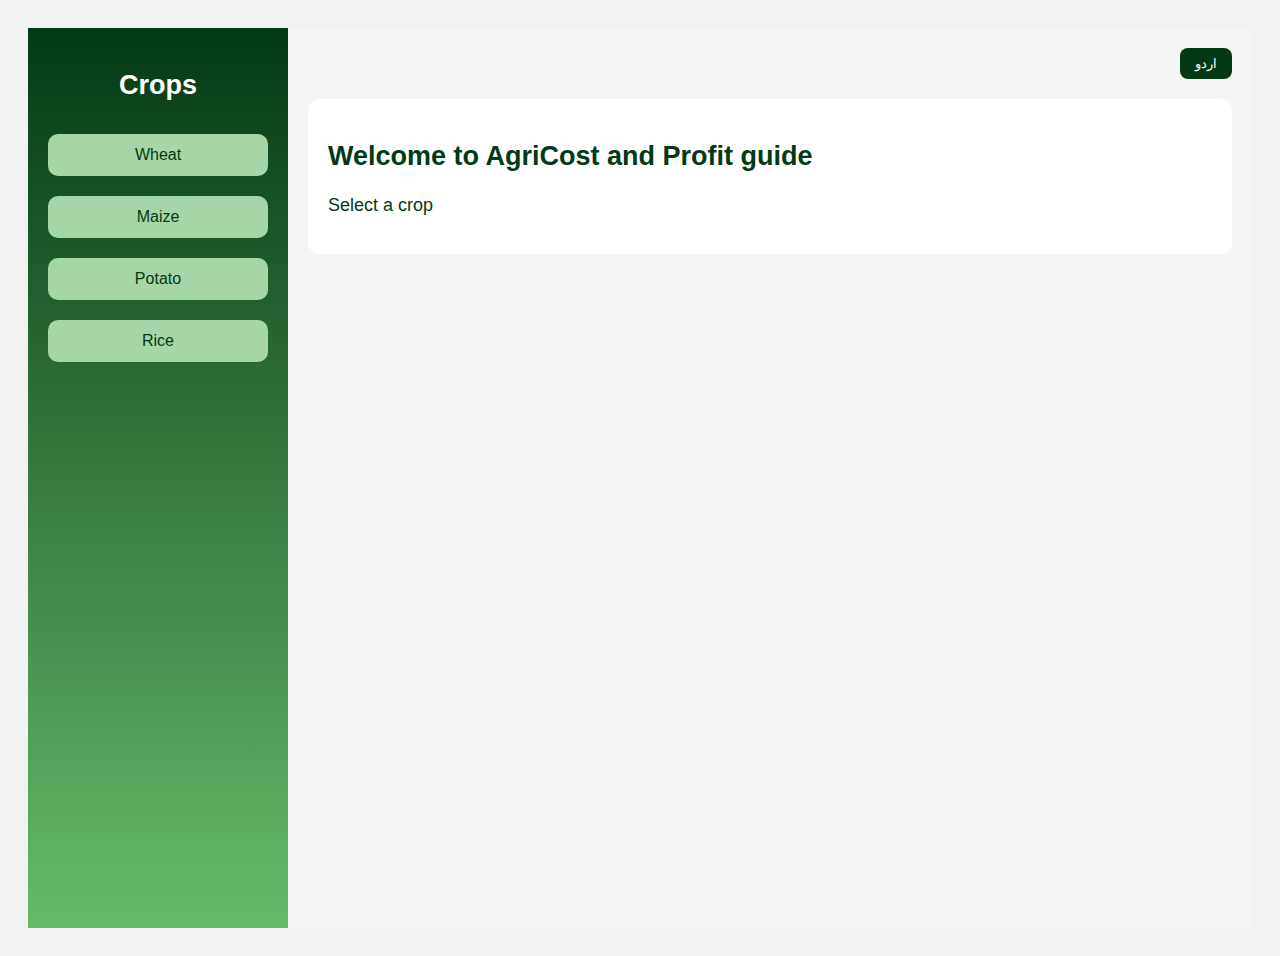
<file: agricost.html>
<!DOCTYPE html>
<html lang="en">
<head>
  <meta charset="UTF-8">
  <meta name="viewport" content="width=device-width, initial-scale=1.0">
  <title>Crops Info</title>
  <link rel="stylesheet" href="css/agri.css">
</head>
<body>
<div class="container">
  <div class="sidebar">
    <h2>Crops</h2>
    <button onclick="showCrop('wheat')">Wheat</button>
    <button onclick="showCrop('maize')">Maize</button>
    <button onclick="showCrop('potato')">Potato</button>
    <button onclick="showCrop('rice')">Rice</button>
  </div>
  <div class="content">
    <div class="top-bar">
      <button id="langBtn">اردو</button>
    </div>
    <div id="output">
      <h2>  Welcome to AgriCost and Profit guide </h2>
      <p>Select a crop</p>
    </div>
  </div>
</div>
<script src="js/agri.js"></script>
</body>
</html>
</file>
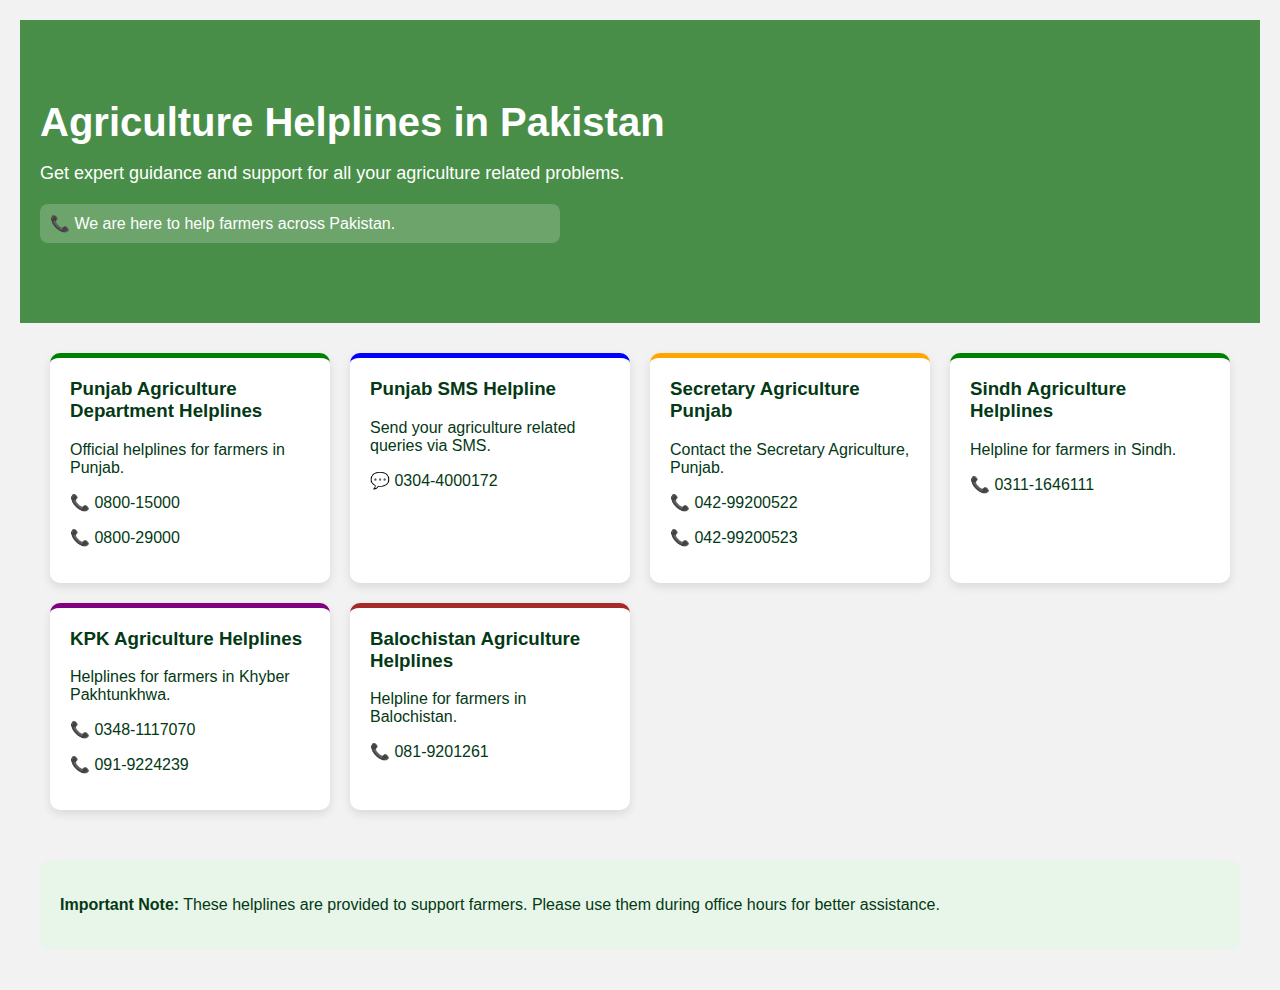
<file: contact.html>
<!DOCTYPE html>
<html lang="en">
<head>
  <meta charset="UTF-8">
  <meta name="viewport" content="width=device-width, initial-scale=1.0">
  <title>Agriculture Helplines</title>
  <link rel="stylesheet" href="css/contact.css">
</head>
<body>

<!-- Hero Section -->
<section class="hero">
  <div class="hero-content">
    <h1>Agriculture Helplines in Pakistan</h1>
    <p>Get expert guidance and support for all your agriculture related problems.</p>
    <div class="help-box">
      📞 We are here to help farmers across Pakistan.
    </div>
  </div>
</section>

<!-- Cards Section -->
<section class="cards">

  <div class="card green">
    <h3>Punjab Agriculture Department Helplines</h3>
    <p>Official helplines for farmers in Punjab.</p>
    <p>📞 0800-15000</p>
    <p>📞 0800-29000</p>
  </div>

  <div class="card blue">
    <h3>Punjab SMS Helpline</h3>
    <p>Send your agriculture related queries via SMS.</p>
    <p>💬 0304-4000172</p>
  </div>

  <div class="card orange">
    <h3>Secretary Agriculture Punjab</h3>
    <p>Contact the Secretary Agriculture, Punjab.</p>
    <p>📞 042-99200522</p>
    <p>📞 042-99200523</p>
  </div>

  <div class="card green">
    <h3>Sindh Agriculture Helplines</h3>
    <p>Helpline for farmers in Sindh.</p>
    <p>📞 0311-1646111</p>
  </div>

  <div class="card purple">
    <h3>KPK Agriculture Helplines</h3>
    <p>Helplines for farmers in Khyber Pakhtunkhwa.</p>
    <p>📞 0348-1117070</p>
    <p>📞 091-9224239</p>
  </div>

  <div class="card brown">
    <h3>Balochistan Agriculture Helplines</h3>
    <p>Helpline for farmers in Balochistan.</p>
    <p>📞 081-9201261</p>
  </div>

</section>

<!-- Note Section -->
<section class="note">
  <p><strong>Important Note:</strong> These helplines are provided to support farmers. Please use them during office hours for better assistance.</p>
</section>
</body>
</html>
</file>
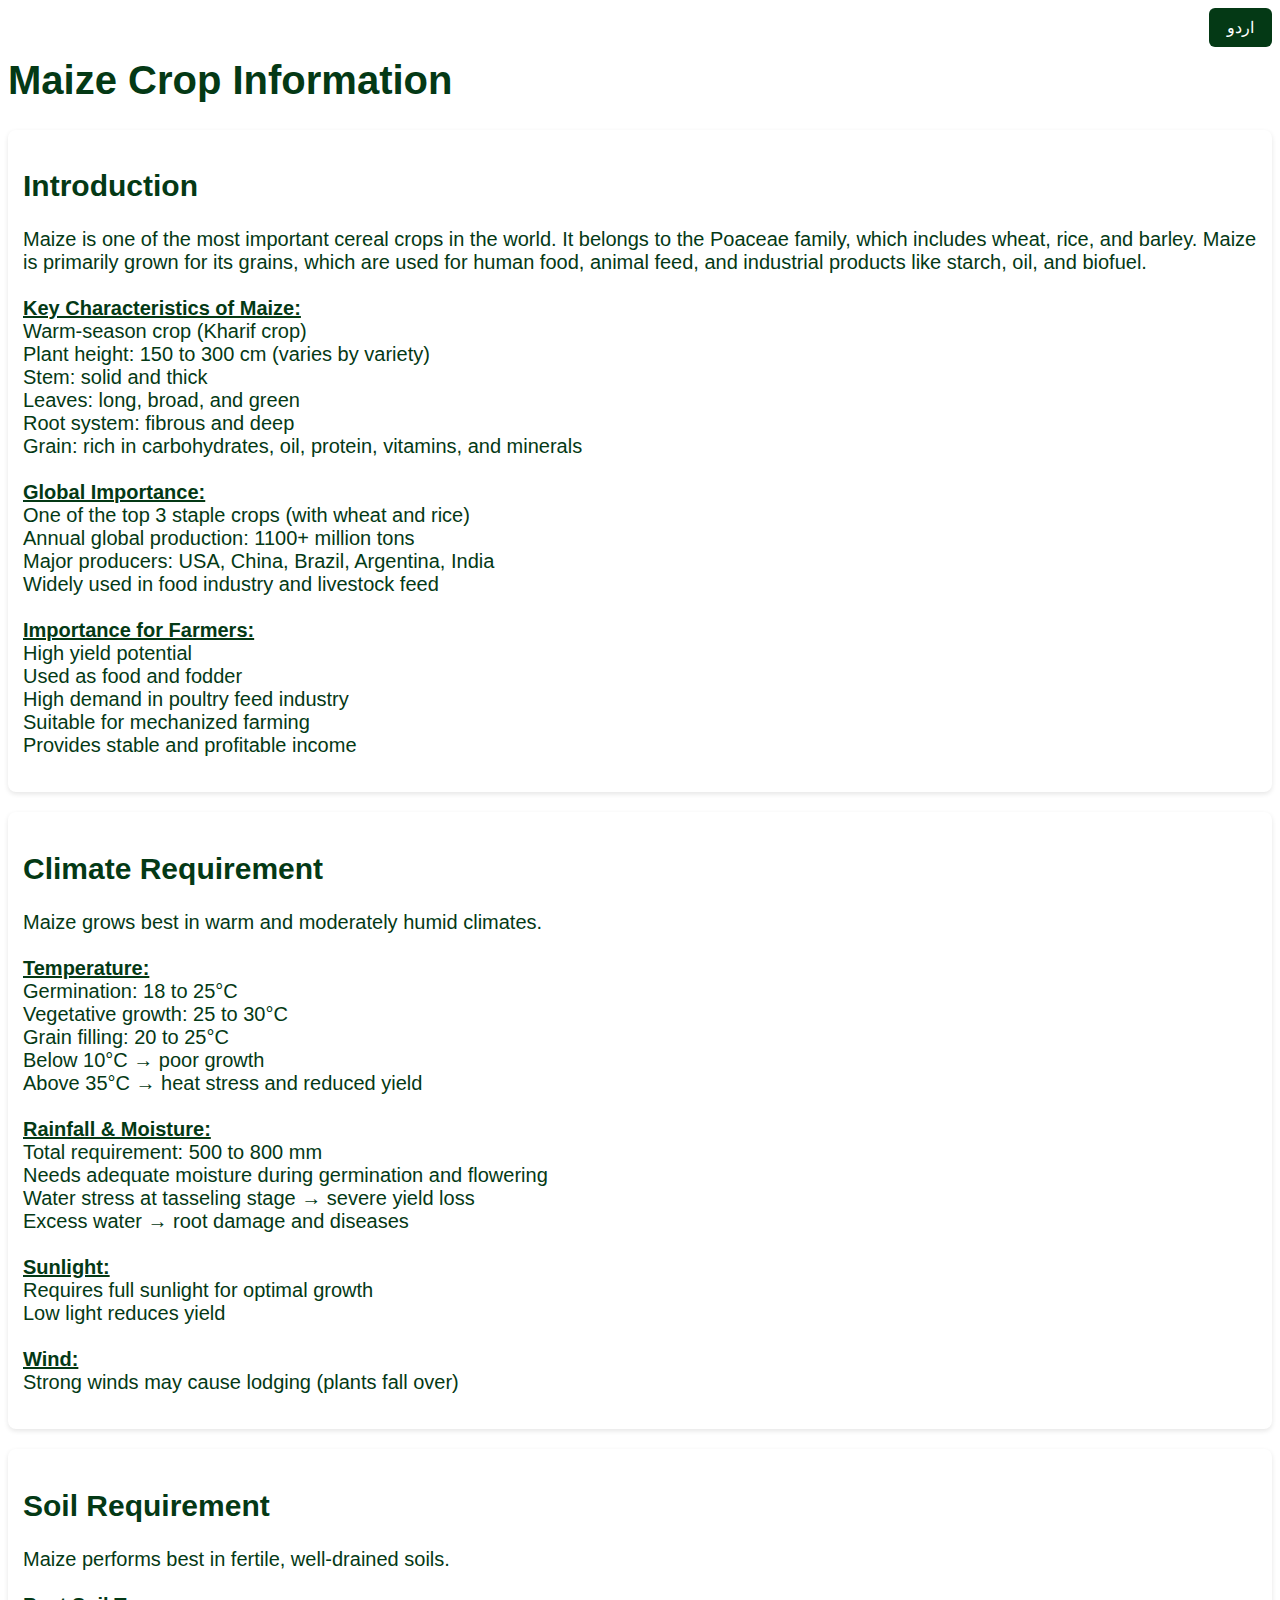
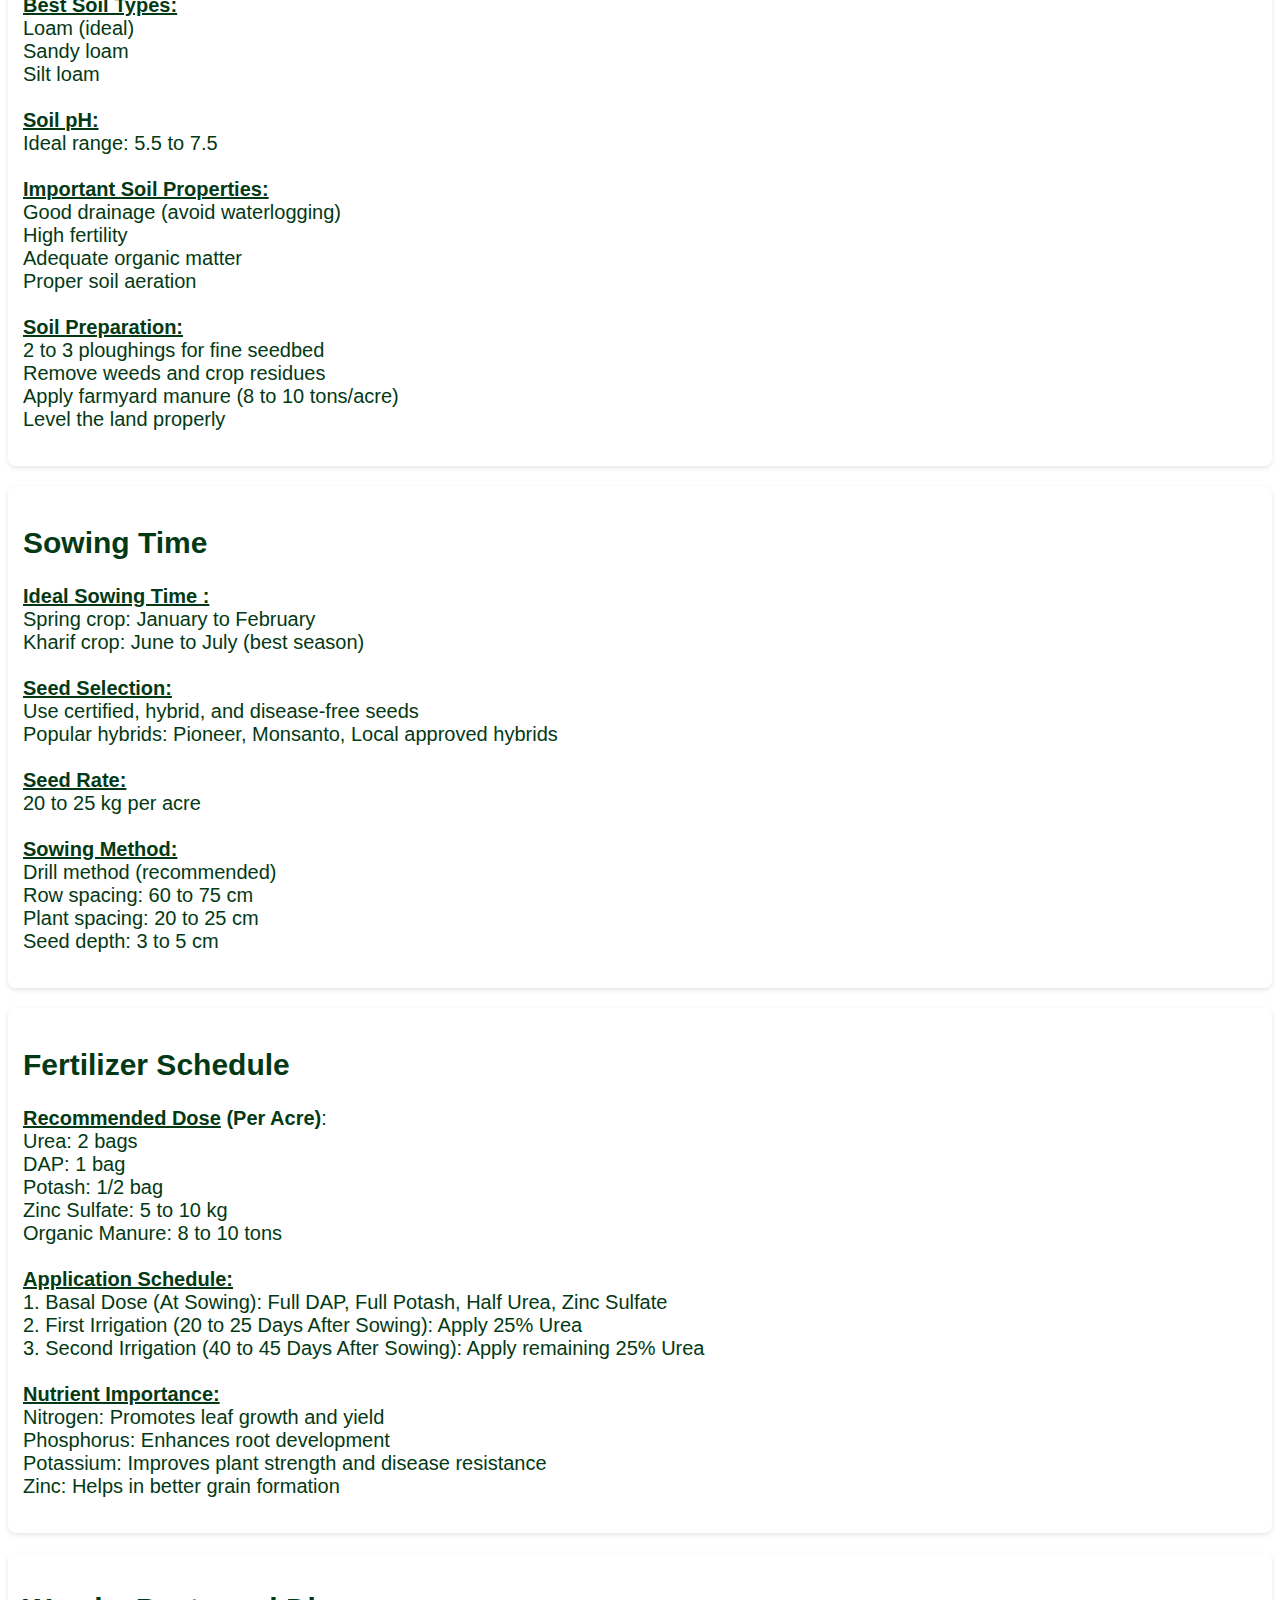
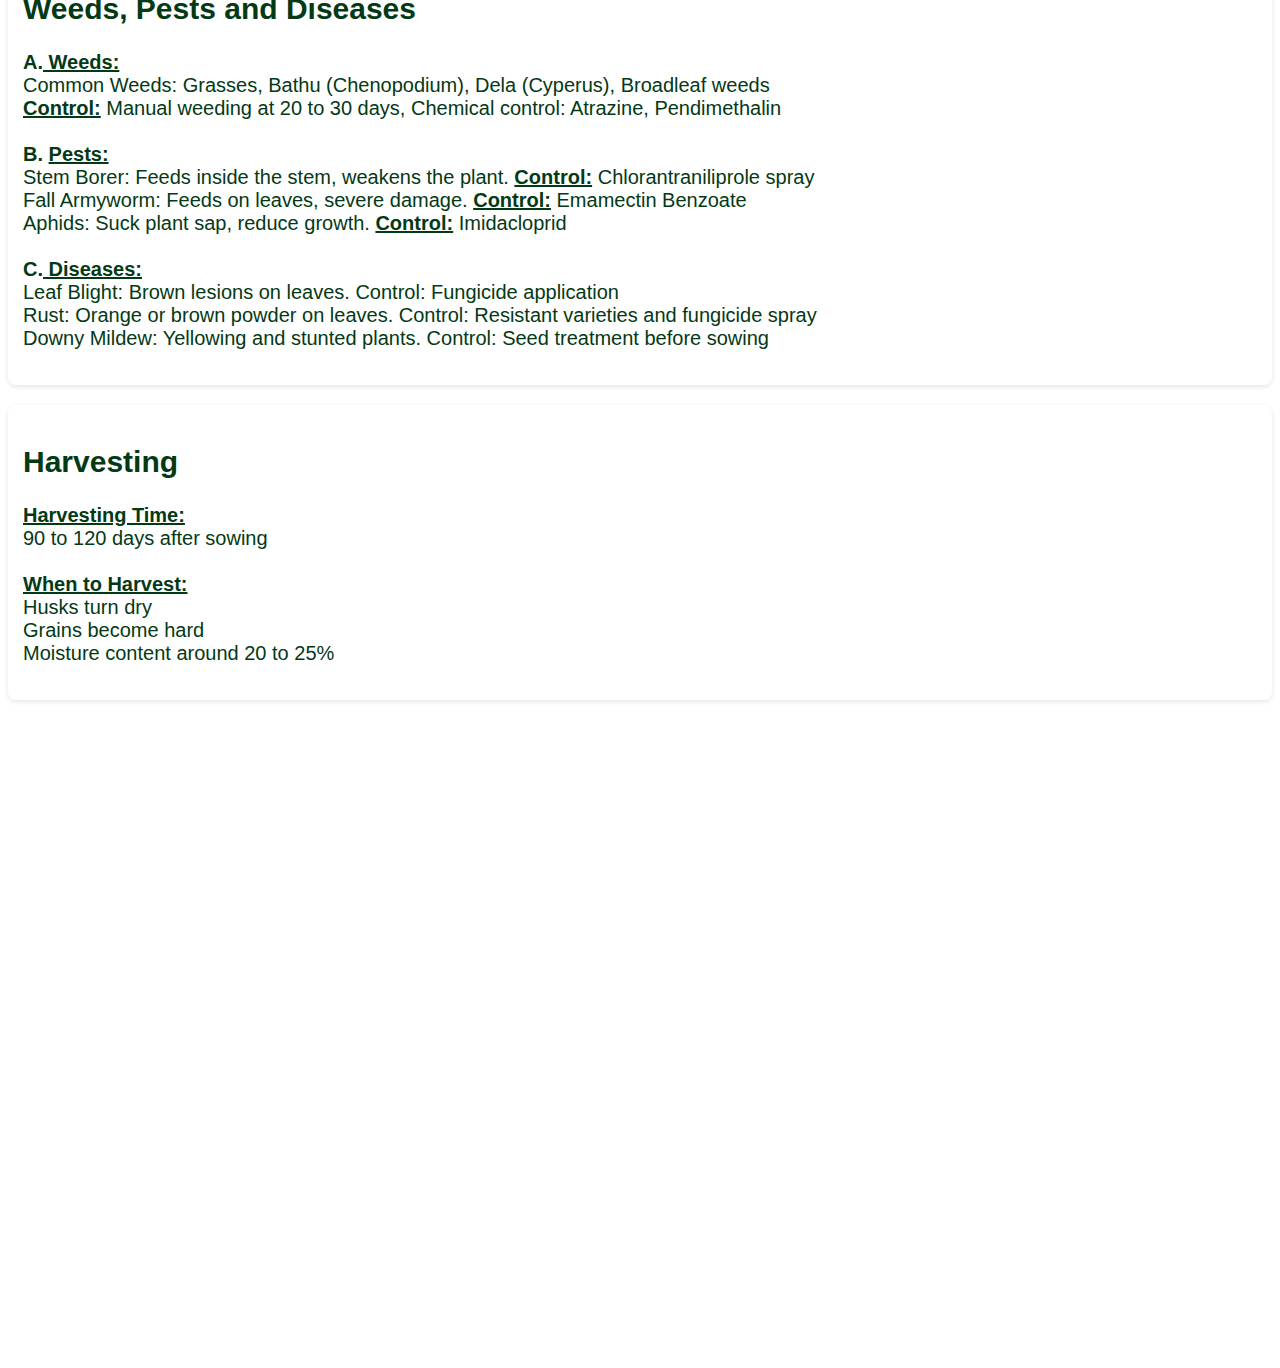
<file: maizeinfo.html>
<!DOCTYPE html>
<html lang="en">
<head>
<meta charset="UTF-8">
<meta name="viewport" content="width=device-width, initial-scale=1.0">
<title>Maize Crop Info</title>
<link rel="stylesheet" href="css/maizeinfo.css">
</head>
<body>
<button id="langButton">اردو</button>
<br/>
<h1 id="title"></h1>
<div id="content"></div>
<iframe width="560" height="315" src="https://www.youtube.com/embed/Ar0OQZ-eVy0?si=2WUTsVU8GAm3xAN0" title="YouTube video player" frameborder="0" allow="accelerometer; autoplay; clipboard-write; encrypted-media; gyroscope; picture-in-picture; web-share" referrerpolicy="strict-origin-when-cross-origin" allowfullscreen></iframe>
<iframe width="560" height="315" src="https://www.youtube.com/embed/XNmATrP8b9Q?si=q6thvogJrLGrF2m4" title="YouTube video player" frameborder="0" allow="accelerometer; autoplay; clipboard-write; encrypted-media; gyroscope; picture-in-picture; web-share" referrerpolicy="strict-origin-when-cross-origin" allowfullscreen></iframe>
<iframe width="560" height="315" src="https://www.youtube.com/embed/Xu8DMz8LBx0?si=-RpdCKsDmXGBfQD6" title="YouTube video player" frameborder="0" allow="accelerometer; autoplay; clipboard-write; encrypted-media; gyroscope; picture-in-picture; web-share" referrerpolicy="strict-origin-when-cross-origin" allowfullscreen></iframe>
<iframe width="560" height="315" src="https://www.youtube.com/embed/5KQDwCdKytY?si=GqB4ikWh50vh19js" title="YouTube video player" frameborder="0" allow="accelerometer; autoplay; clipboard-write; encrypted-media; gyroscope; picture-in-picture; web-share" referrerpolicy="strict-origin-when-cross-origin" allowfullscreen></iframe>
<script src="js/maizeinfo.js"></script>
</body>
</html>
</file>
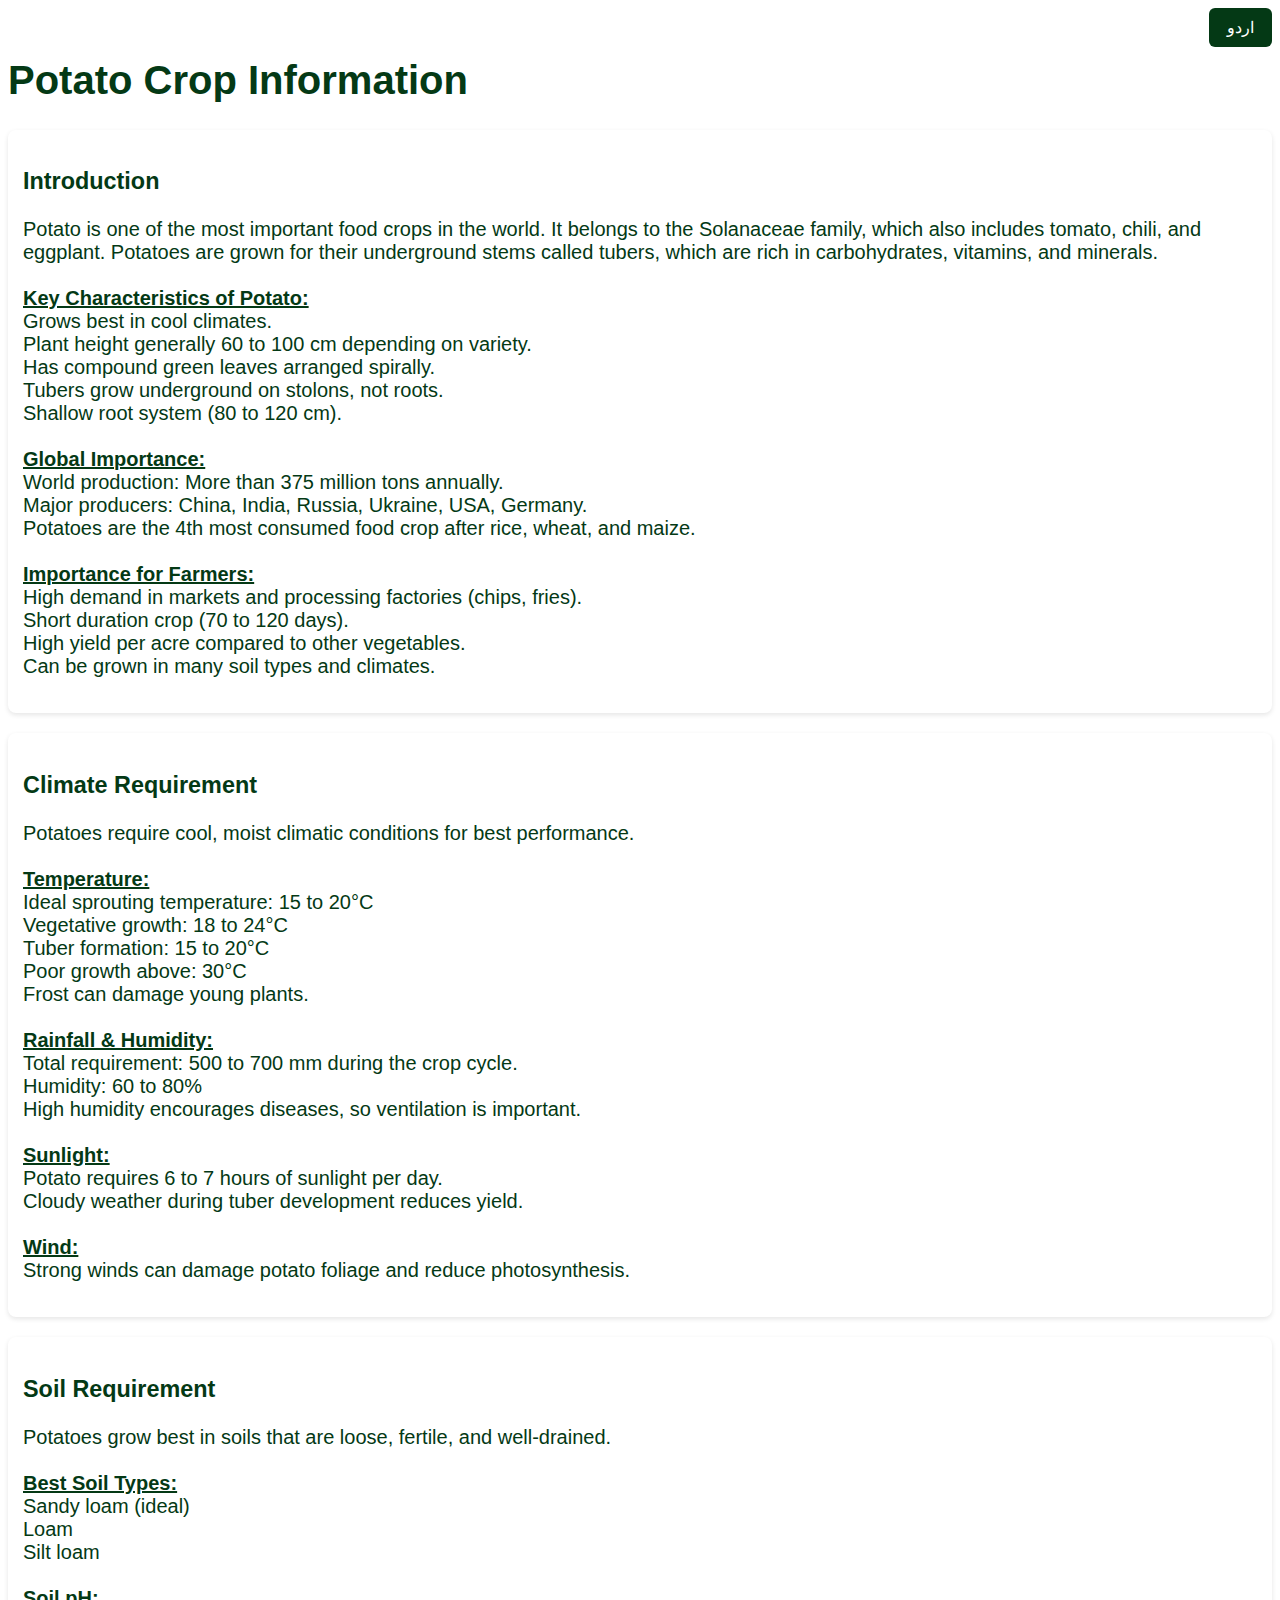
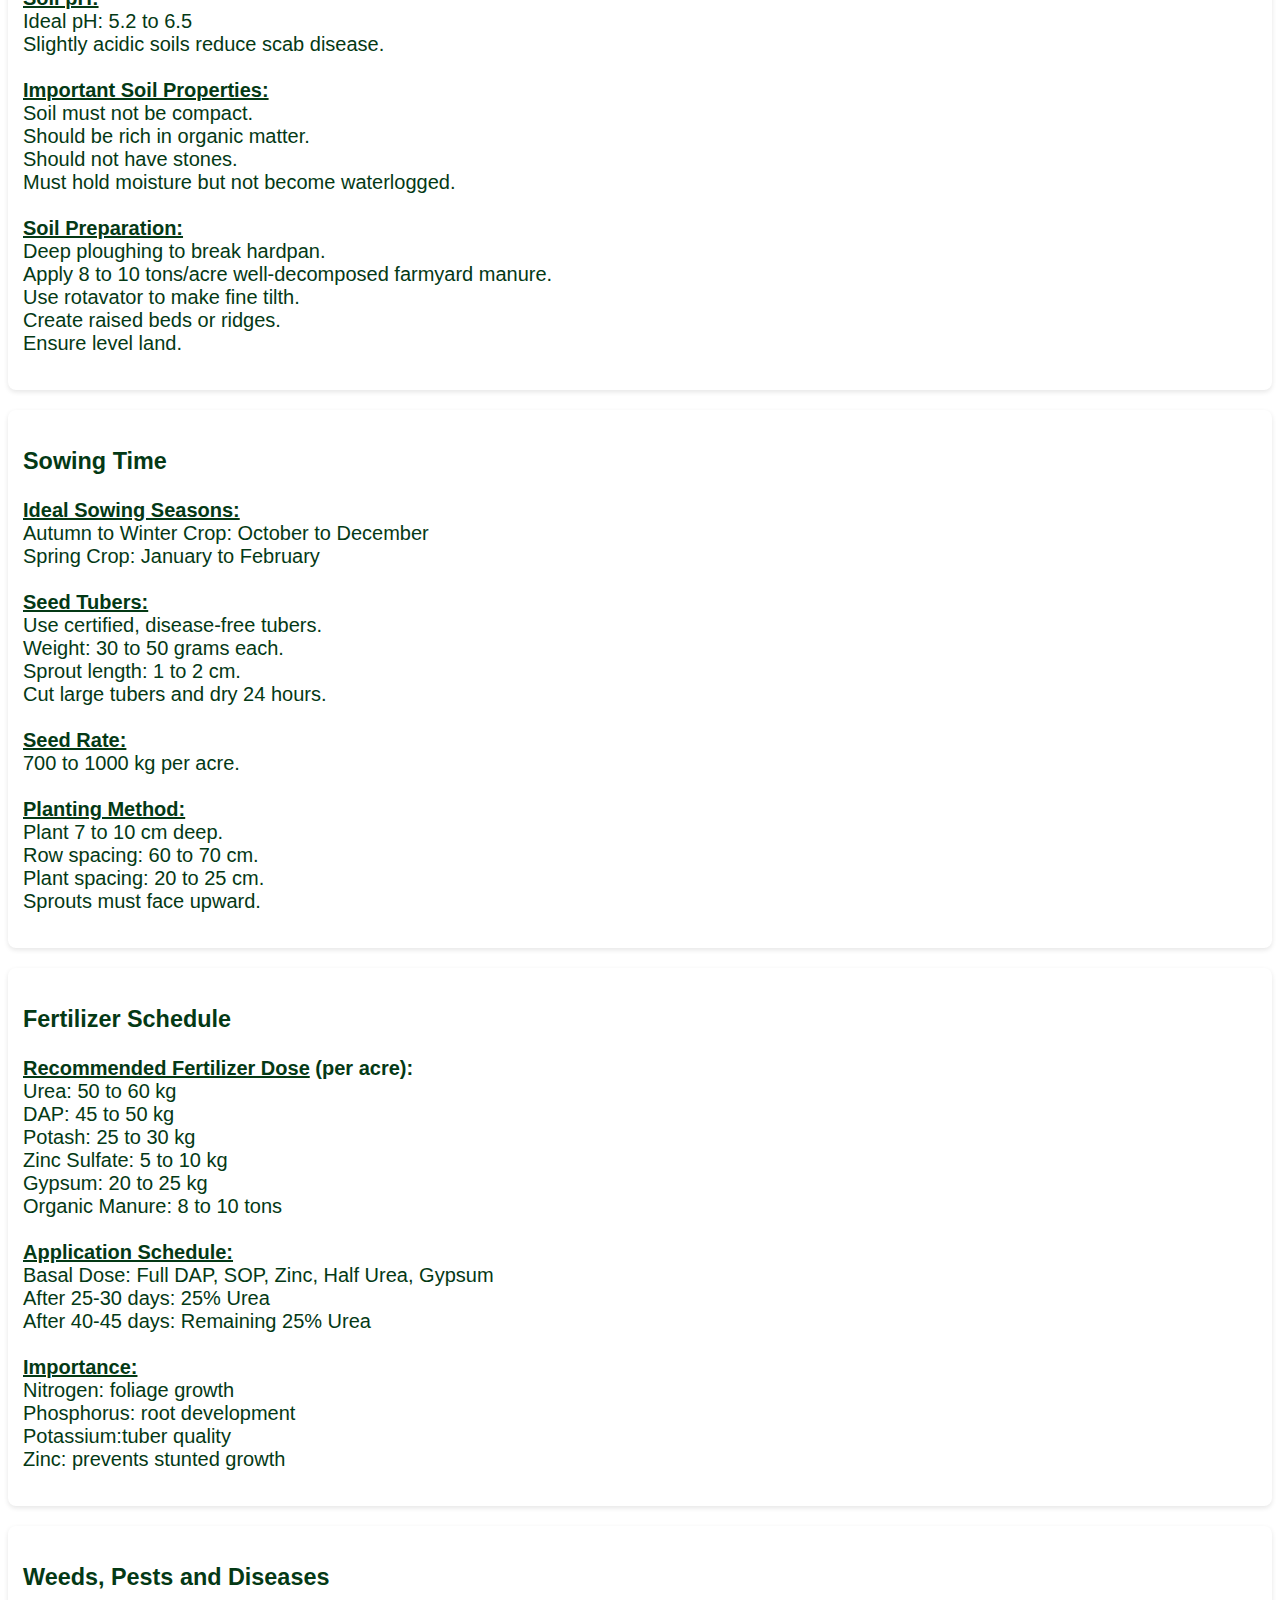
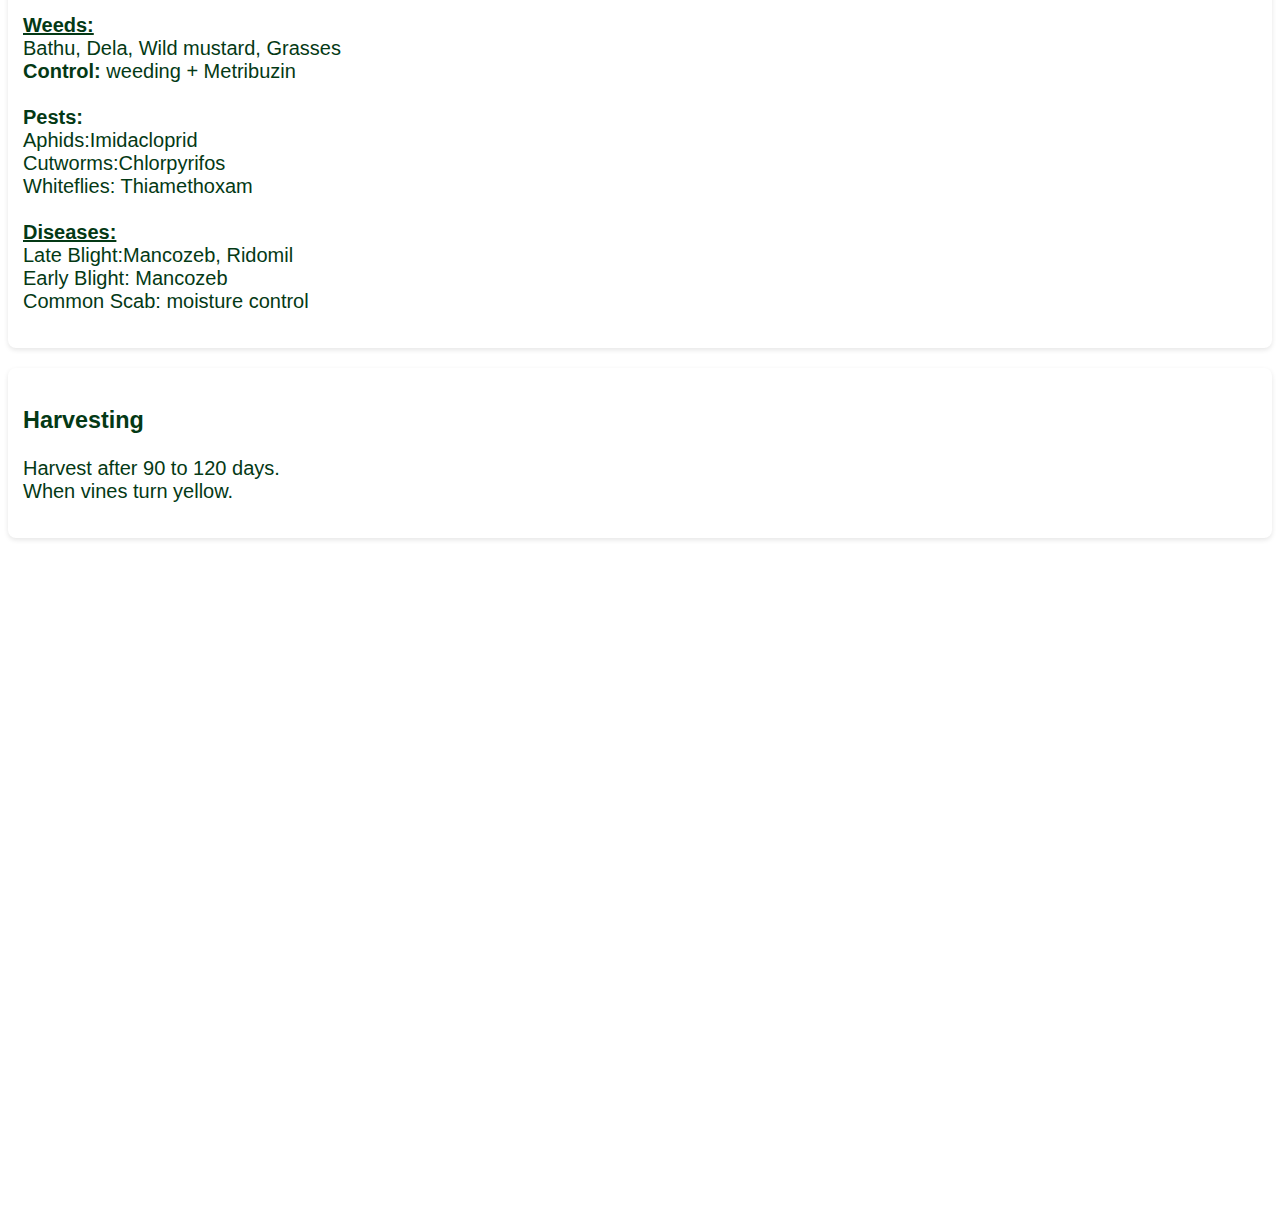
<file: potatoinfo.html>
<!DOCTYPE html>
<html lang="en">
<head>
<meta charset="UTF-8">
<meta name="viewport" content="width=device-width, initial-scale=1.0">
<title>Potato Crop</title>
<link rel="stylesheet" href="css/potatoinfo.css">
</head>
<body>

<button id="langButton">اردو</button>
<br/>
<h1 id="title"></h1>
<div id="content"></div>
<iframe width="560" height="315" src="https://www.youtube.com/embed/U4ELFalfACQ?si=cnEPFbSdqzOJMg6q" title="YouTube video player" frameborder="0" allow="accelerometer; autoplay; clipboard-write; encrypted-media; gyroscope; picture-in-picture; web-share" referrerpolicy="strict-origin-when-cross-origin" allowfullscreen></iframe>
<iframe width="560" height="315" src="https://www.youtube.com/embed/f7UeErCV7NU?si=5gKh8plE8ju0xE1H" title="YouTube video player" frameborder="0" allow="accelerometer; autoplay; clipboard-write; encrypted-media; gyroscope; picture-in-picture; web-share" referrerpolicy="strict-origin-when-cross-origin" allowfullscreen></iframe>
<iframe width="560" height="315" src="https://www.youtube.com/embed/8_TQet5wYCo?si=ksiW2CJlXgmwJkfS" title="YouTube video player" frameborder="0" allow="accelerometer; autoplay; clipboard-write; encrypted-media; gyroscope; picture-in-picture; web-share" referrerpolicy="strict-origin-when-cross-origin" allowfullscreen></iframe>
<iframe width="560" height="315" src="https://www.youtube.com/embed/kPNFH4pqx5w?si=1AS0Y6nDKkrsoZ3H" title="YouTube video player" frameborder="0" allow="accelerometer; autoplay; clipboard-write; encrypted-media; gyroscope; picture-in-picture; web-share" referrerpolicy="strict-origin-when-cross-origin" allowfullscreen></iframe>
<script src="js/potatoinfo.js"></script>
</body>
</html>
</file>
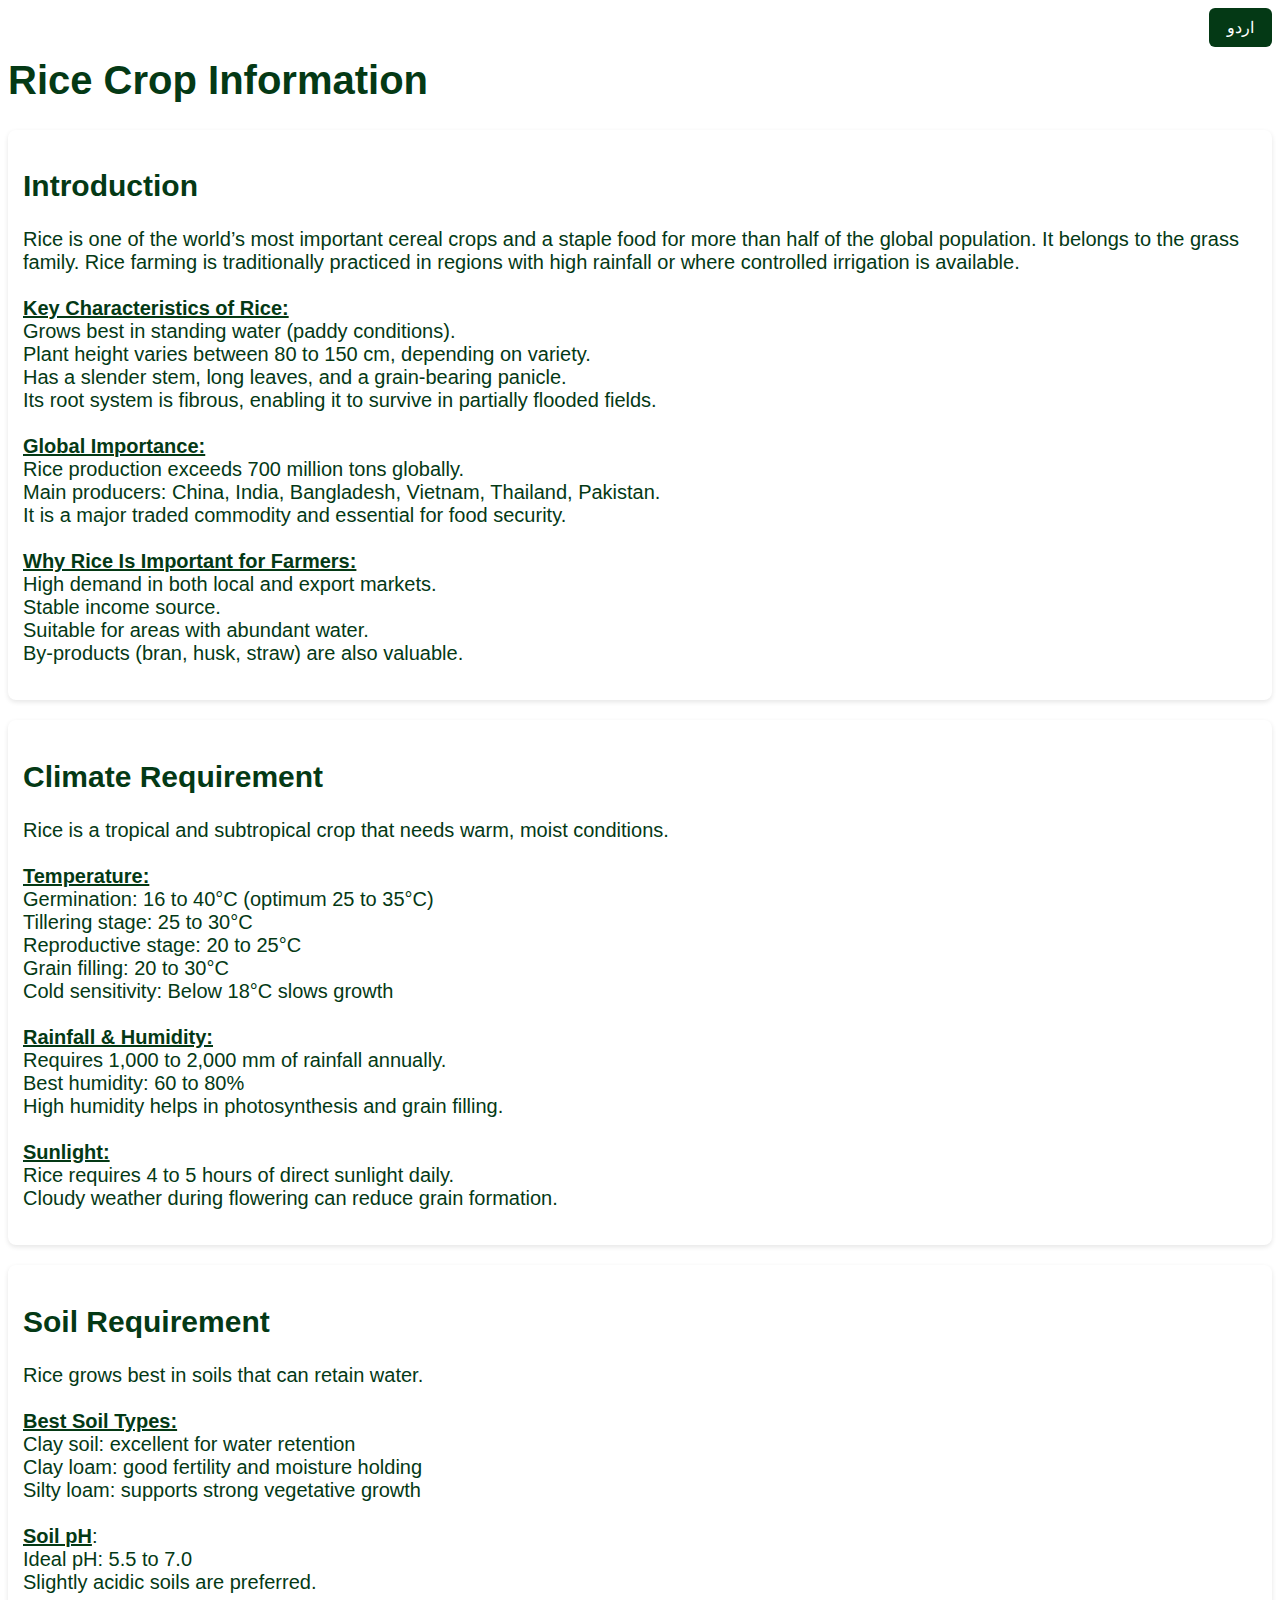
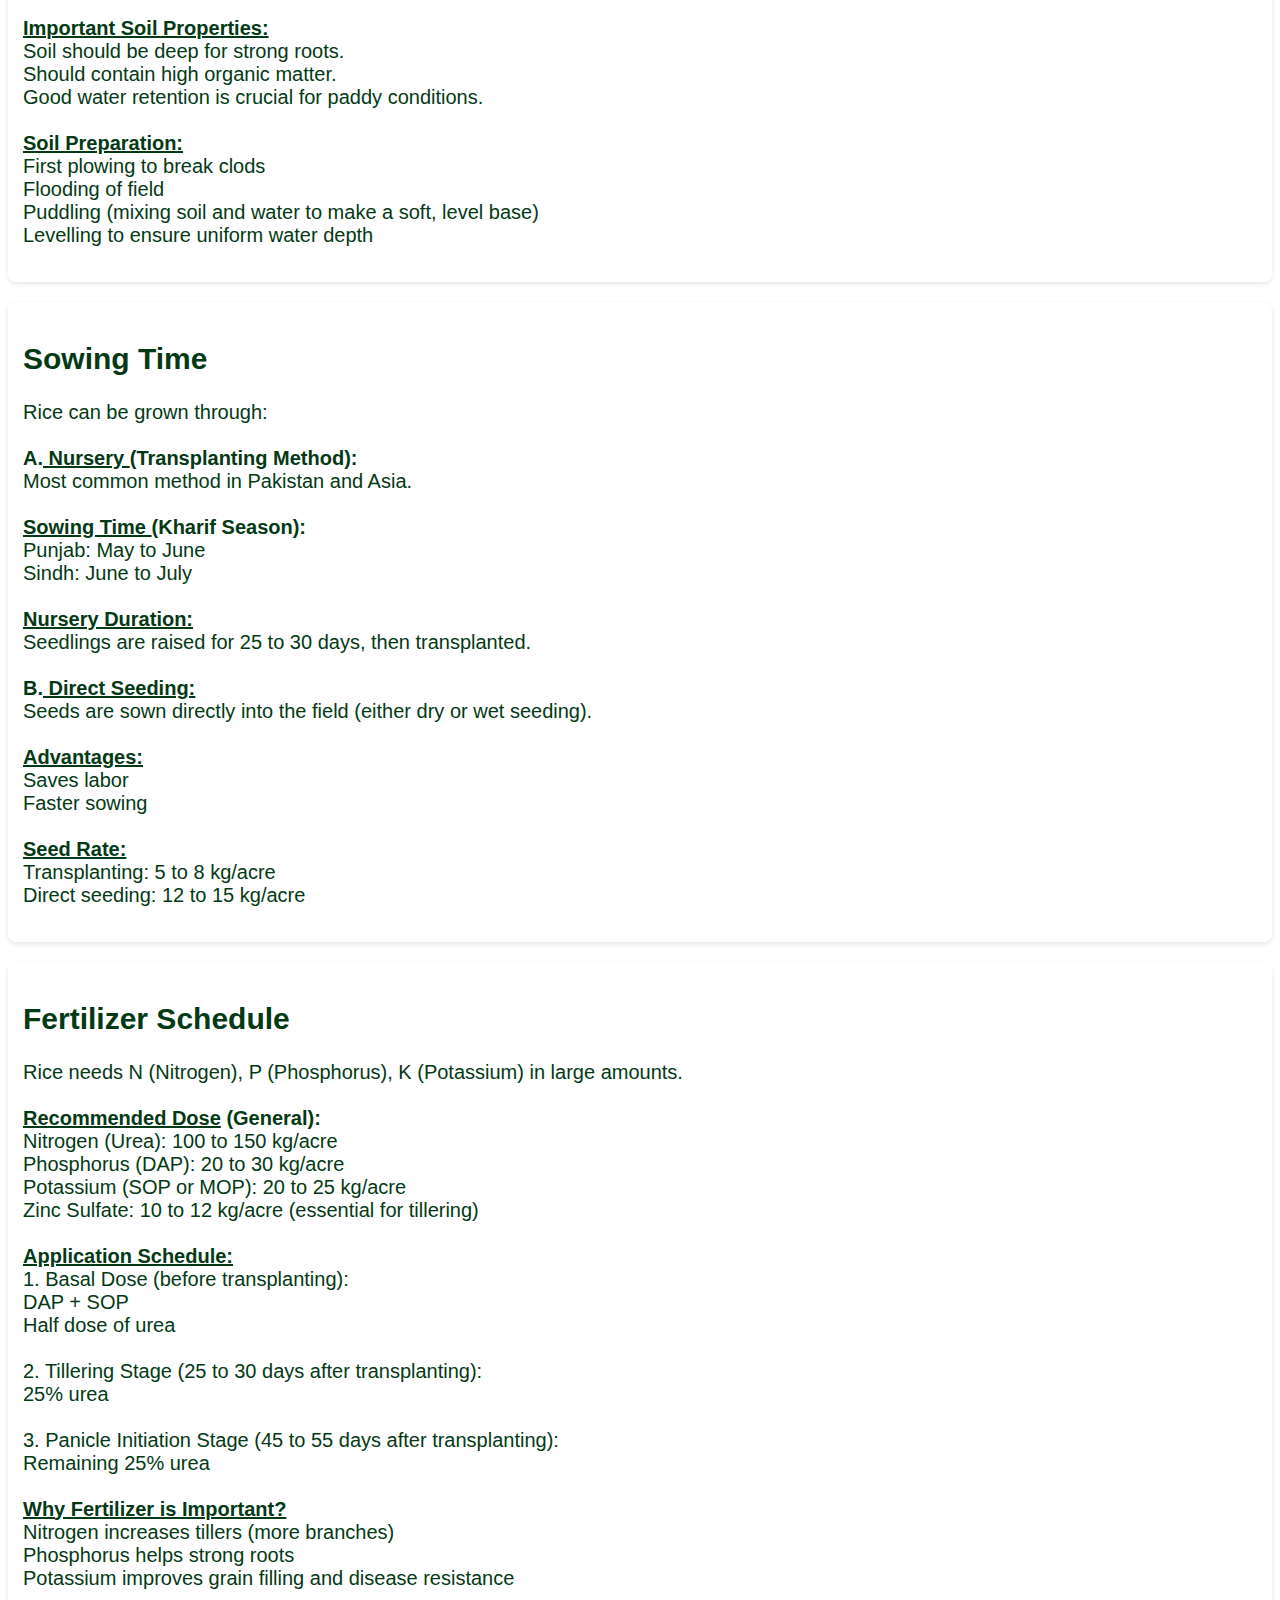
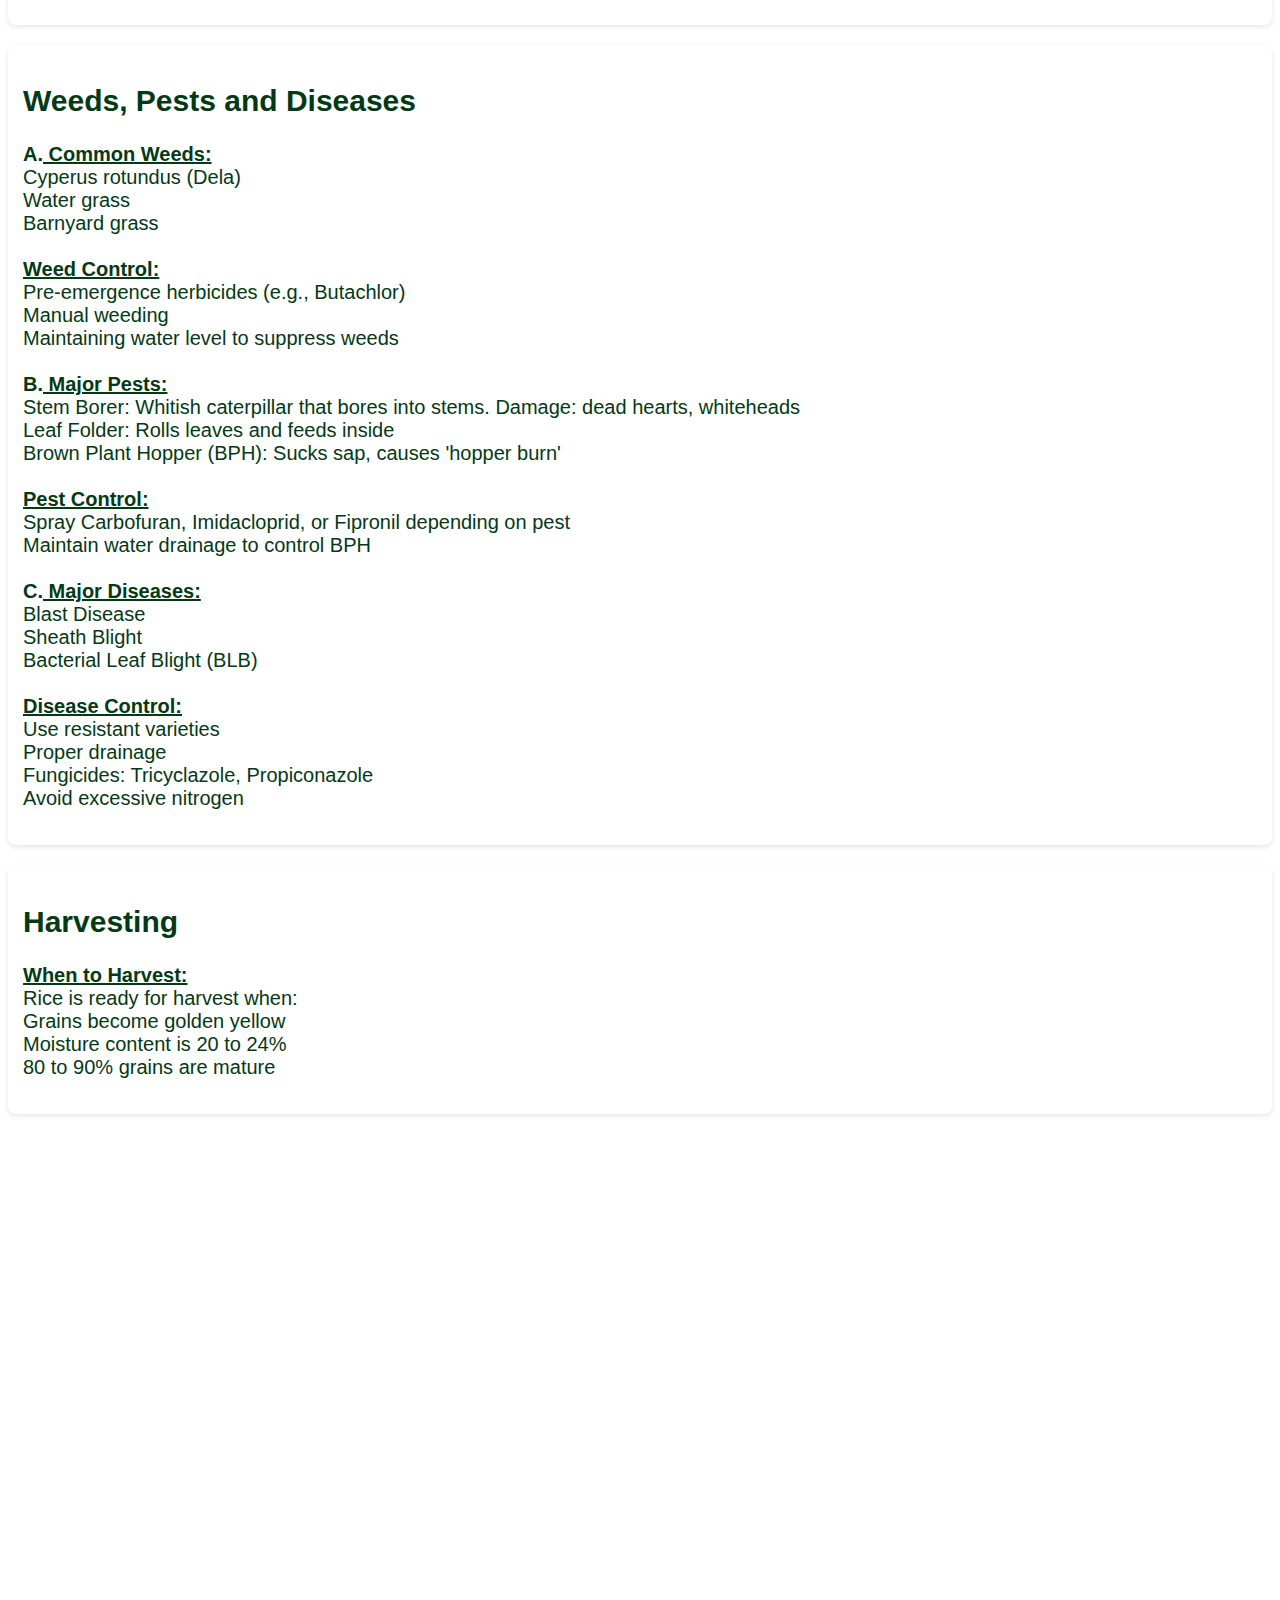
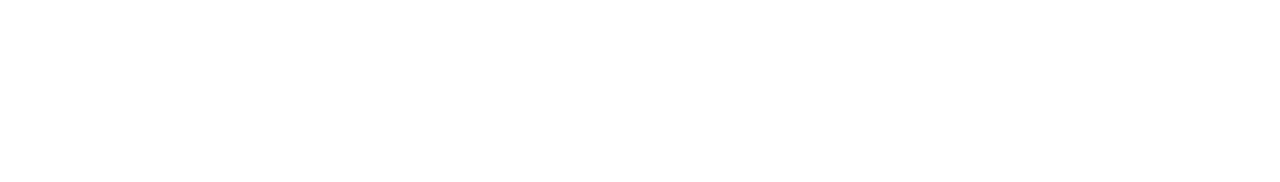
<file: riceinfo.html>
<!DOCTYPE html>
<html lang="en">
<head>
  <meta charset="UTF-8">
  <meta name="viewport" content="width=device-width, initial-scale=1.0">
  <title>Rice Crop</title>
  <link rel="stylesheet" href="css/riceinfo.css">
</head>
<body>
<button id="langButton">اردو</button>
<br/>
<h1 id="title"></h1>
<div id="content"></div>
<iframe width="560" height="315" src="https://www.youtube.com/embed/Viwf1t9fPnE?si=VFDNbjNrftjCrolt" title="YouTube video player" frameborder="0" allow="accelerometer; autoplay; clipboard-write; encrypted-media; gyroscope; picture-in-picture; web-share" referrerpolicy="strict-origin-when-cross-origin" allowfullscreen></iframe>
<iframe width="560" height="315" src="https://www.youtube.com/embed/7b11tw1_Cwc?si=J8xffkXCQGFIMcr7" title="YouTube video player" frameborder="0" allow="accelerometer; autoplay; clipboard-write; encrypted-media; gyroscope; picture-in-picture; web-share" referrerpolicy="strict-origin-when-cross-origin" allowfullscreen></iframe>
<iframe width="560" height="315" src="https://www.youtube.com/embed/jipf6SHHbgo?si=2iIyR1WZiXgy3gxI" title="YouTube video player" frameborder="0" allow="accelerometer; autoplay; clipboard-write; encrypted-media; gyroscope; picture-in-picture; web-share" referrerpolicy="strict-origin-when-cross-origin" allowfullscreen></iframe>
<iframe width="560" height="315" src="https://www.youtube.com/embed/8dhOfYHTd3c?si=mIrTr0YU6uIHNr1T" title="YouTube video player" frameborder="0" allow="accelerometer; autoplay; clipboard-write; encrypted-media; gyroscope; picture-in-picture; web-share" referrerpolicy="strict-origin-when-cross-origin" allowfullscreen></iframe>
<script src="js/riceinfo.js"></script>
</body>
</html>
</file>
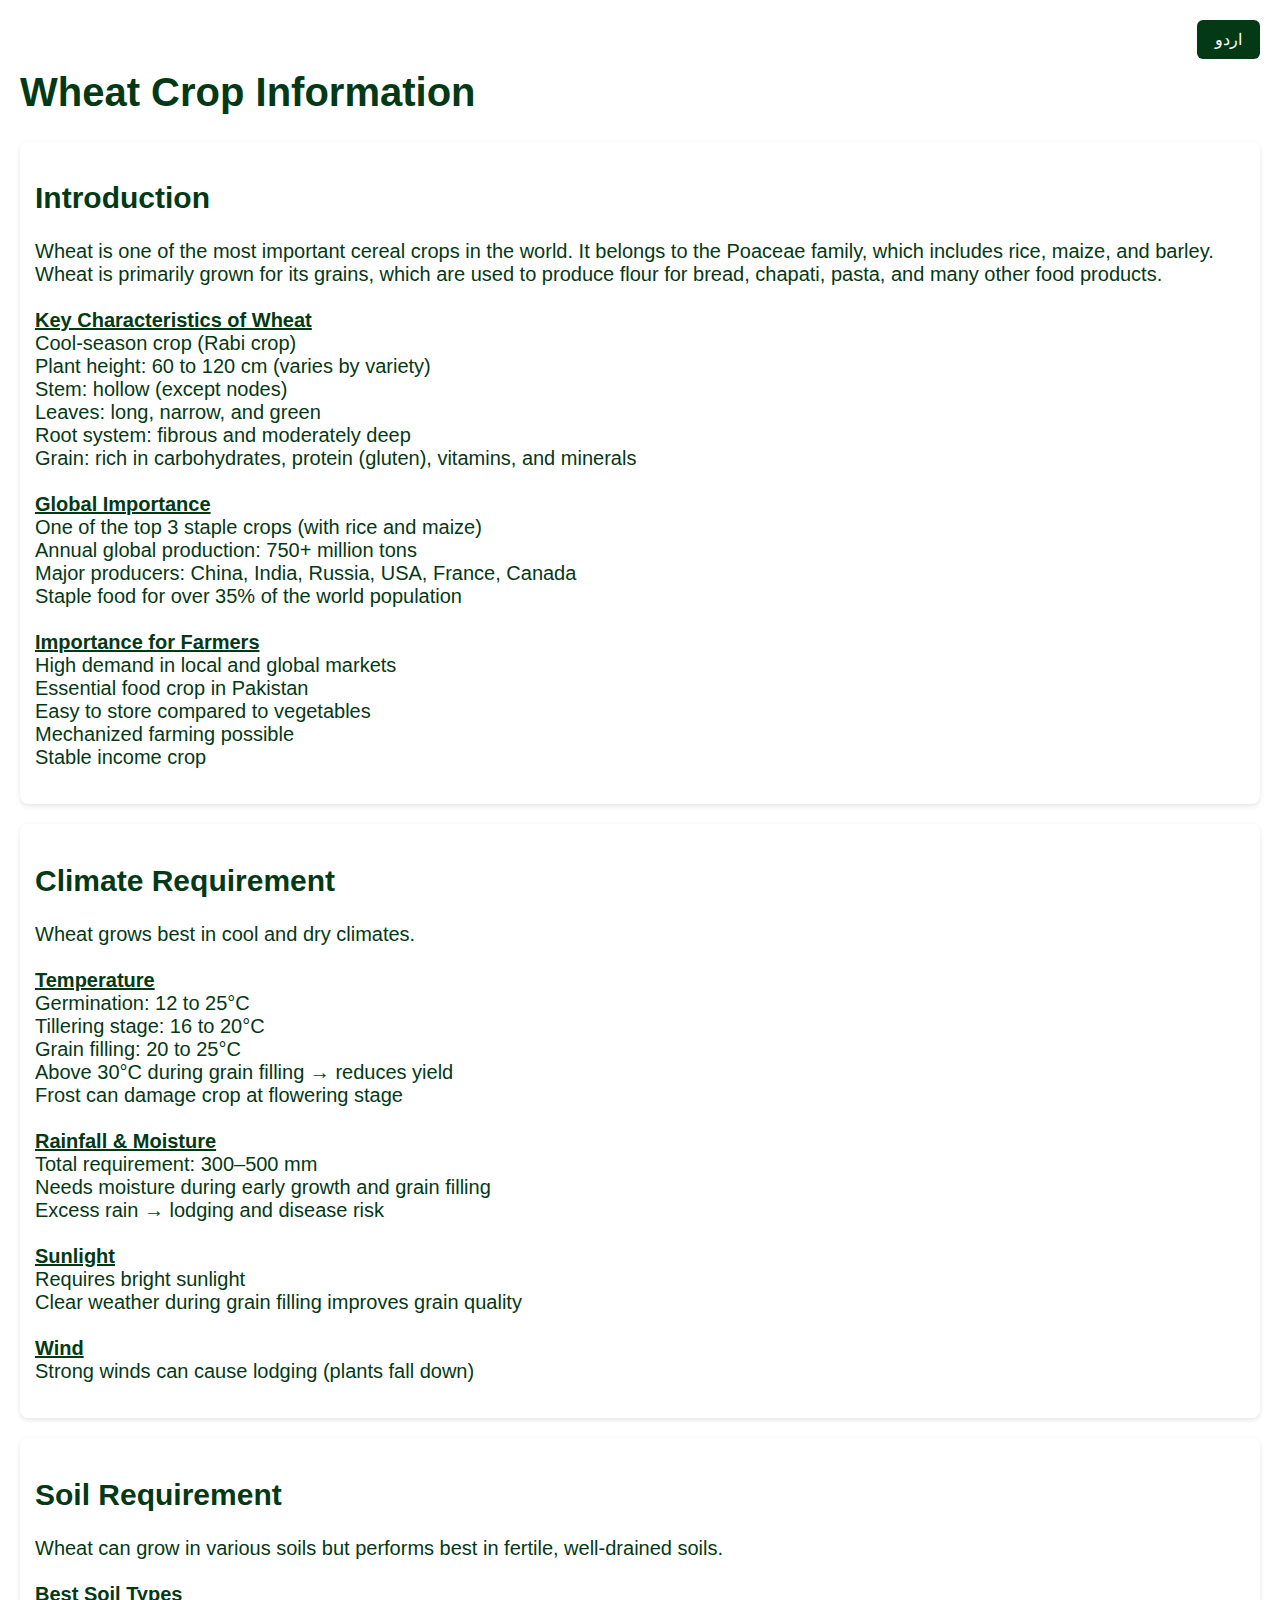
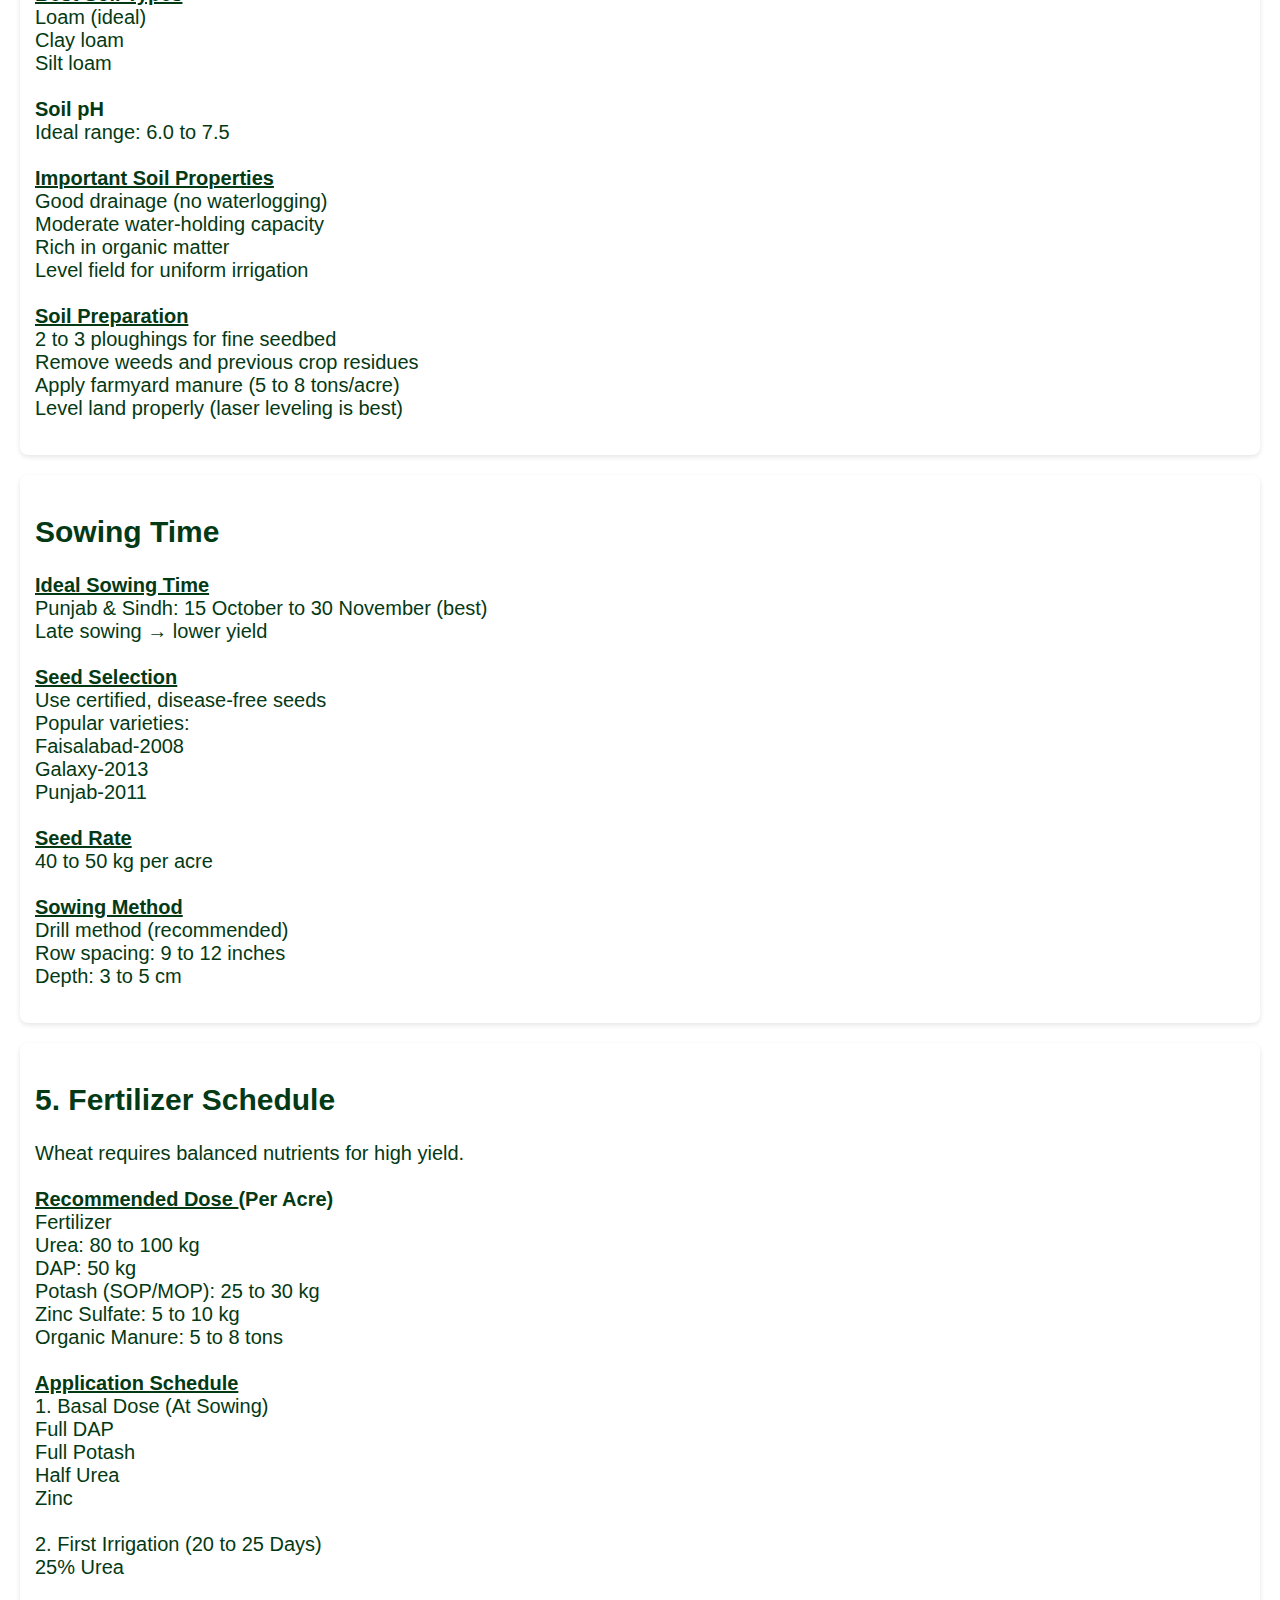
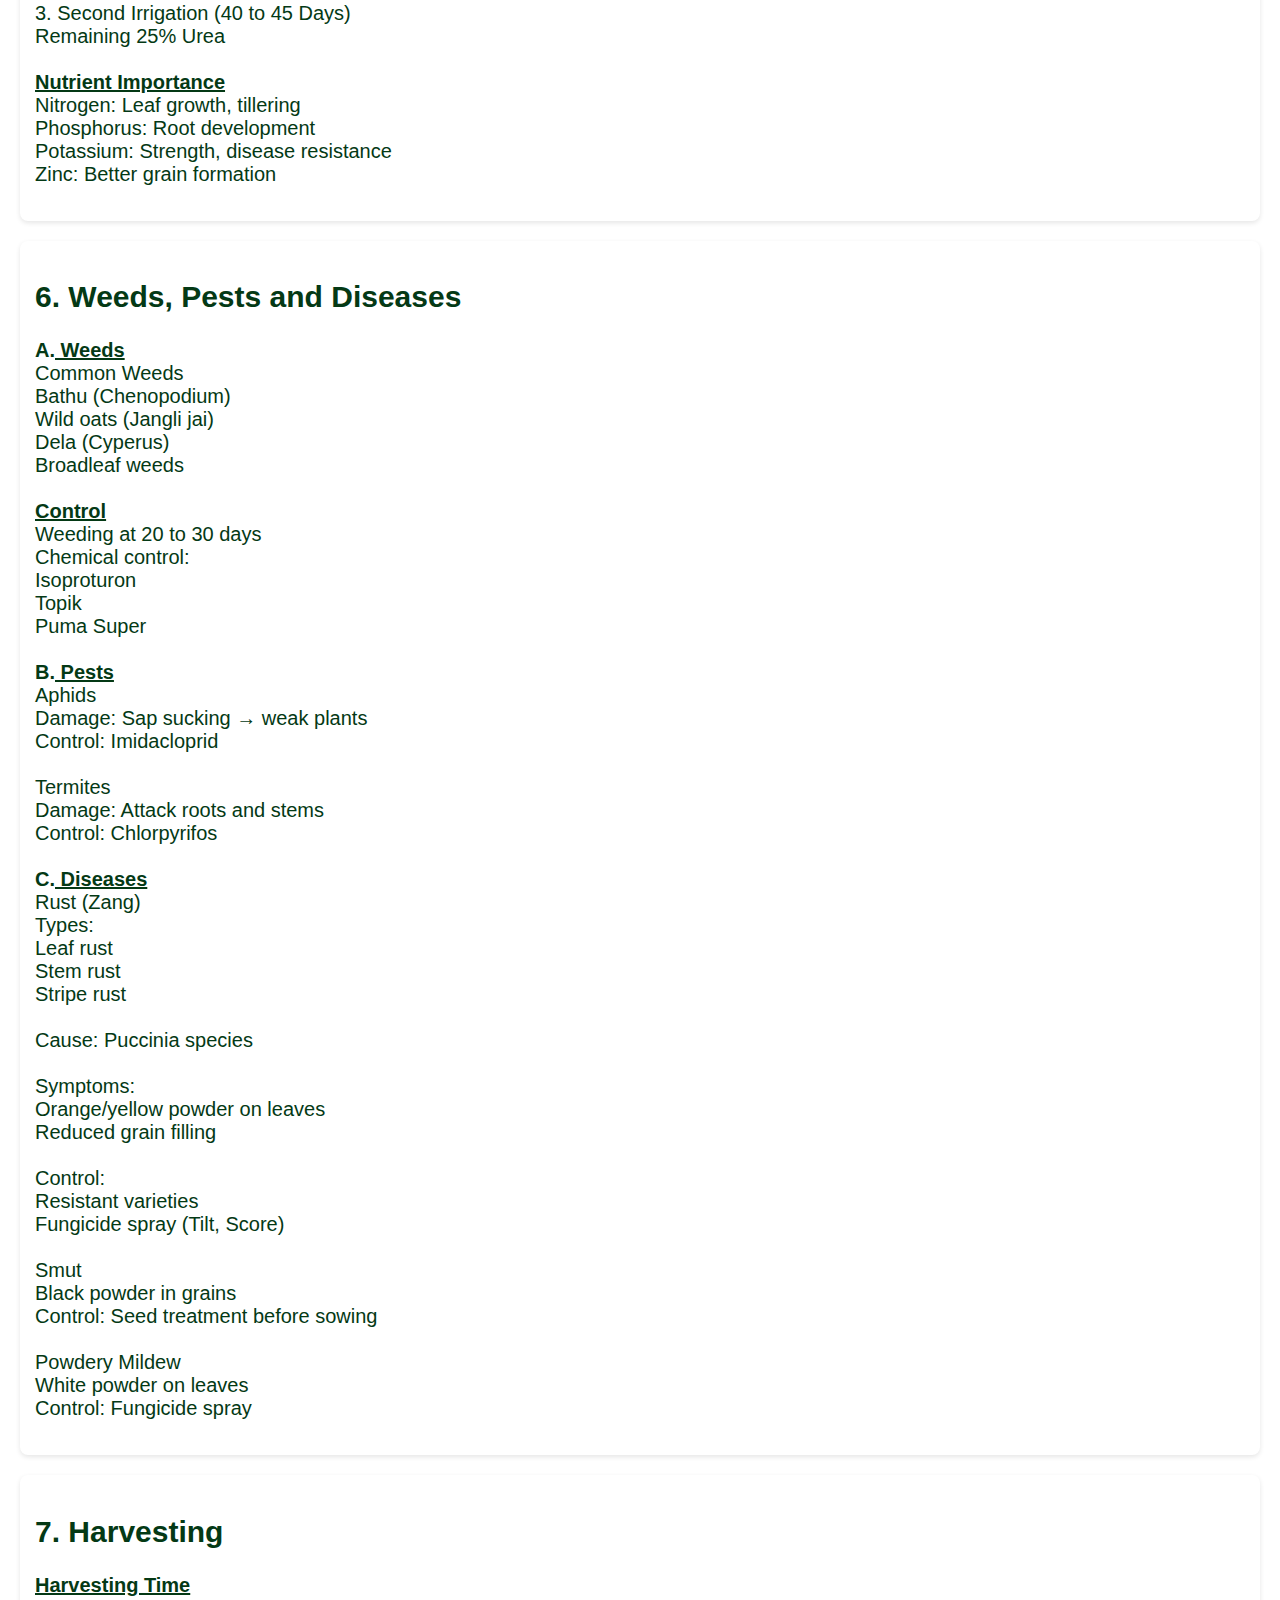
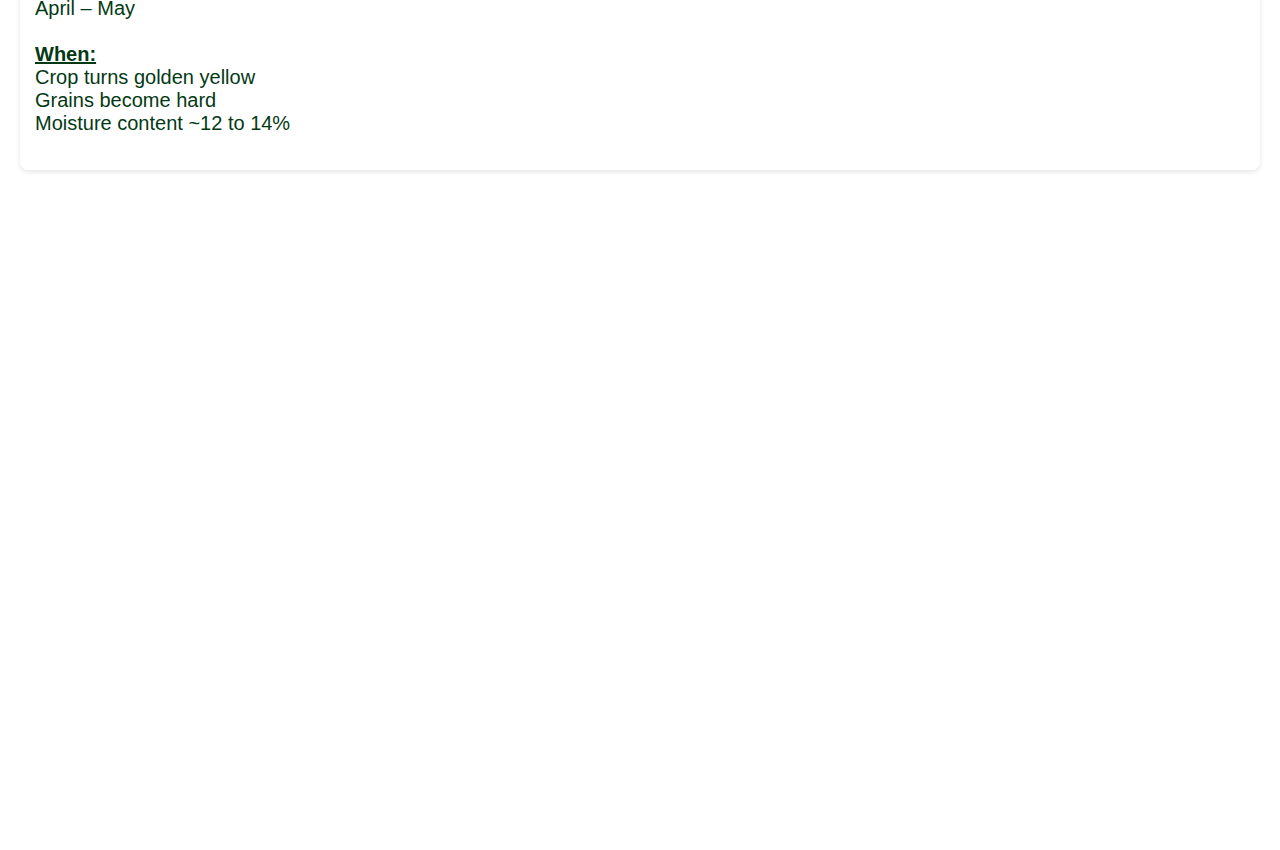
<file: wheatinfo.html>
<!DOCTYPE html>
<html lang="en">
<head>
<meta charset="UTF-8">
<meta name="viewport" content="width=device-width, initial-scale=1.0">
<title>Wheat Info</title>
<link rel="stylesheet" href="css/wheatinfo.css">
</head>
<body>

<button id="langBtn">اردو</button>
<br/>
<h1 id="title"></h1>
<div id="content"></div>
<iframe width="560" height="315" src="https://www.youtube.com/embed/NbR-b39dtnY?si=c4kD63GJDF8bnNaf" title="YouTube video player" frameborder="0" allow="accelerometer; autoplay; clipboard-write; encrypted-media; gyroscope; picture-in-picture; web-share" referrerpolicy="strict-origin-when-cross-origin" allowfullscreen></iframe>
<iframe width="560" height="315" src="https://www.youtube.com/embed/6Lq-WHw0lWo?si=ykCAxiEzDLsiyU8_" title="YouTube video player" frameborder="0" allow="accelerometer; autoplay; clipboard-write; encrypted-media; gyroscope; picture-in-picture; web-share" referrerpolicy="strict-origin-when-cross-origin" allowfullscreen></iframe>
<iframe width="560" height="315" src="https://www.youtube.com/embed/U0AHbKHYBnA?si=9pF-M8AbQizrzkMp" title="YouTube video player" frameborder="0" allow="accelerometer; autoplay; clipboard-write; encrypted-media; gyroscope; picture-in-picture; web-share" referrerpolicy="strict-origin-when-cross-origin" allowfullscreen></iframe>
<iframe width="560" height="315" src="https://www.youtube.com/embed/qS6BSCaUhyo?si=tZ4niLFmIs6mcuH3" title="YouTube video player" frameborder="0" allow="accelerometer; autoplay; clipboard-write; encrypted-media; gyroscope; picture-in-picture; web-share" referrerpolicy="strict-origin-when-cross-origin" allowfullscreen></iframe>
<script src="js/wheatinfo.js"></script>
</body>
</html>
</file>
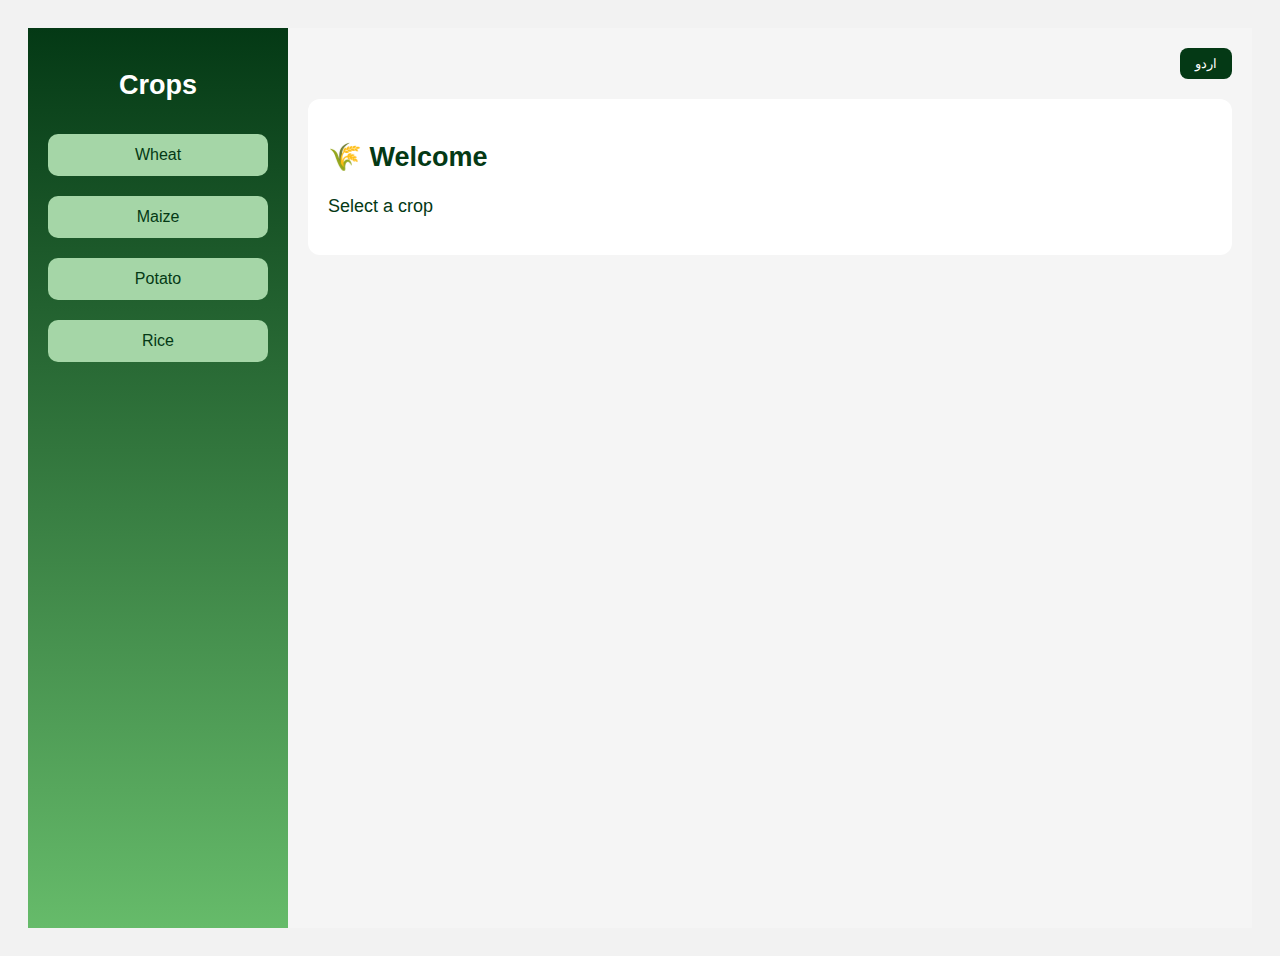
<file: agricost/agri.html>
<!DOCTYPE html>
<html lang="en">
<head>
  <meta charset="UTF-8">
  <title>Crops Info</title>
  <link rel="stylesheet" href="agri.css">
</head>
<body>
<div class="container">
  <div class="sidebar">
    <h2>Crops</h2>
    <button onclick="showCrop('wheat')">Wheat</button>
    <button onclick="showCrop('maize')">Maize</button>
    <button onclick="showCrop('potato')">Potato</button>
    <button onclick="showCrop('rice')">Rice</button>
  </div>
  <div class="content">
    <div class="top-bar">
      <button id="langBtn">اردو</button>
    </div>
    <div id="output">
      <h2> 🌾 Welcome </h2>
      <p>Select a crop</p>
    </div>
  </div>
</div>
<script src="agri.js"></script>
</body>
</html>
</file>
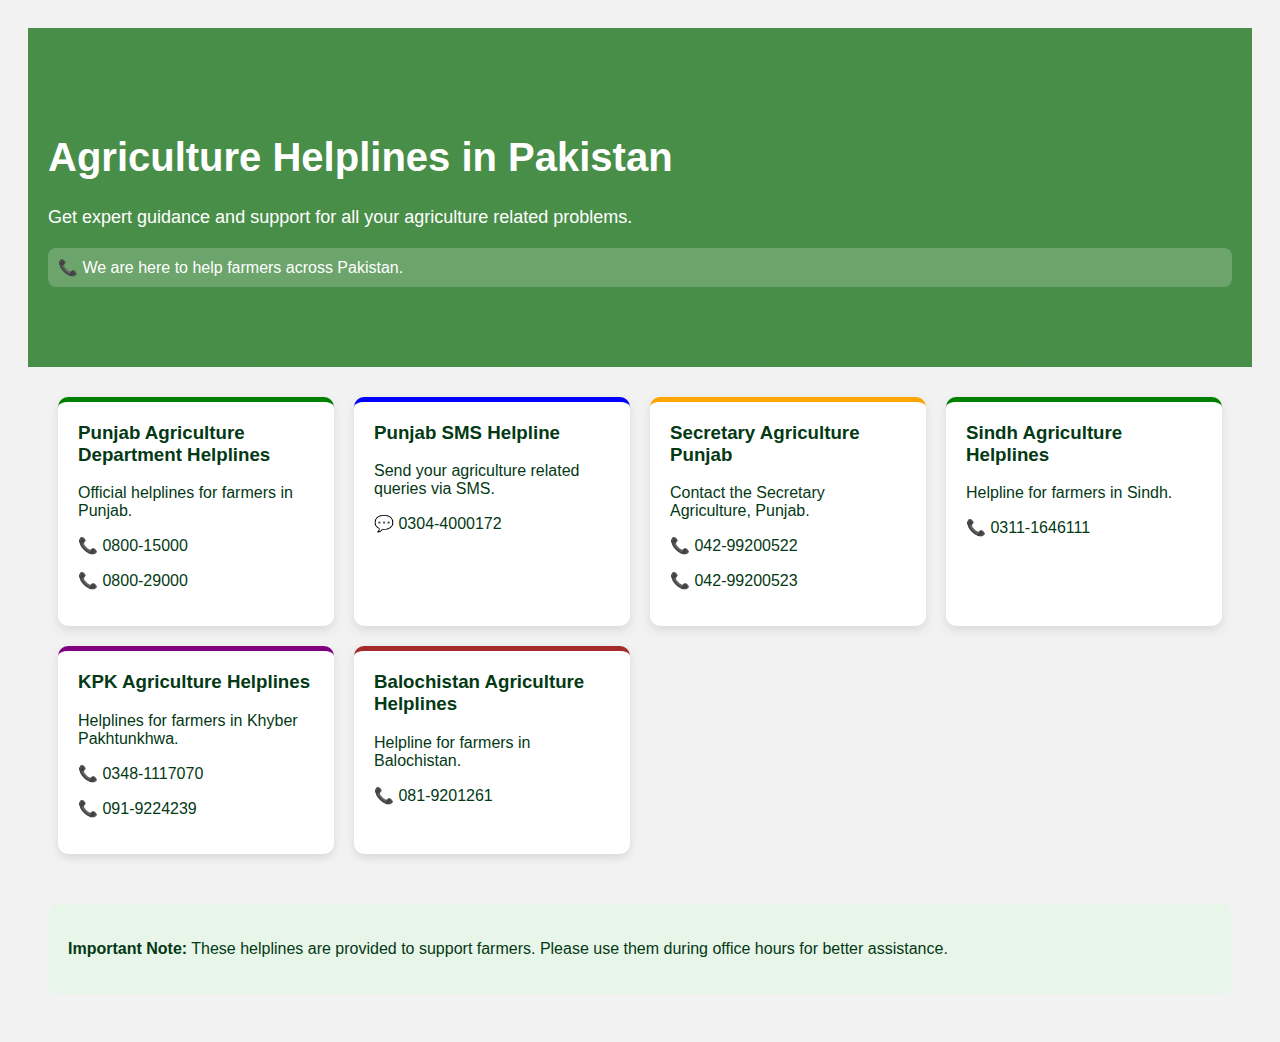
<file: contact/contact.html>
<!DOCTYPE html>
<html lang="en">
<head>
  <meta charset="UTF-8">
  <title>Agriculture Helplines</title>
  <link rel="stylesheet" href="contact.css">
</head>
<body>

<!-- Hero Section -->
<section class="hero">
  <div class="hero-content">
    <h1>Agriculture Helplines in Pakistan</h1>
    <p>Get expert guidance and support for all your agriculture related problems.</p>
    <div class="help-box">
      📞 We are here to help farmers across Pakistan.
    </div>
  </div>
</section>

<!-- Cards Section -->
<section class="cards">

  <div class="card green">
    <h3>Punjab Agriculture Department Helplines</h3>
    <p>Official helplines for farmers in Punjab.</p>
    <p>📞 0800-15000</p>
    <p>📞 0800-29000</p>
  </div>

  <div class="card blue">
    <h3>Punjab SMS Helpline</h3>
    <p>Send your agriculture related queries via SMS.</p>
    <p>💬 0304-4000172</p>
  </div>

  <div class="card orange">
    <h3>Secretary Agriculture Punjab</h3>
    <p>Contact the Secretary Agriculture, Punjab.</p>
    <p>📞 042-99200522</p>
    <p>📞 042-99200523</p>
  </div>

  <div class="card green">
    <h3>Sindh Agriculture Helplines</h3>
    <p>Helpline for farmers in Sindh.</p>
    <p>📞 0311-1646111</p>
  </div>

  <div class="card purple">
    <h3>KPK Agriculture Helplines</h3>
    <p>Helplines for farmers in Khyber Pakhtunkhwa.</p>
    <p>📞 0348-1117070</p>
    <p>📞 091-9224239</p>
  </div>

  <div class="card brown">
    <h3>Balochistan Agriculture Helplines</h3>
    <p>Helpline for farmers in Balochistan.</p>
    <p>📞 081-9201261</p>
  </div>

</section>

<!-- Note Section -->
<section class="note">
  <p><strong>Important Note:</strong> These helplines are provided to support farmers. Please use them during office hours for better assistance.</p>
</section>
</body>
</html>
</file>
<file: css/agri.css>
body {
 font-family: Arial, sans-serif;
    padding: 20px;
    background: #f2f2f2;
    color: #043915;
    font-size: 18px;
}

.container {
  display: flex;
  height: 100vh;
}
.sidebar {
  width: 220px;
  background: linear-gradient(#043915, #66bb6a);
  color: white;
  padding: 20px;
}

.sidebar h2 {
  text-align: center;
}

.sidebar button {
  width: 100%;
  margin: 10px 0;
  padding: 12px;
  border: none;
  border-radius: 10px;
  background: #a5d6a7;
  cursor: pointer;
  font-size: 16px;
  color: #043915;
}

.sidebar button:hover {
  background: #c8e6c9;
}

.content {
  flex: 1;
  background: #f5f5f5;
  padding: 20px;
}

.top-bar {
  text-align: right;
}

#langBtn {
  padding: 8px 15px;
  border: none;
  border-radius: 8px;
  background:#043915 ;
  color: white;
  cursor: pointer;
}

#output {
  background: white;
  padding: 20px;
  margin-top: 20px;
  border-radius: 12px;
}
</file>
<file: css/contact.css>
body {
  font-family: Arial, sans-serif;
  padding: 20px;
  margin: 0;
  background: #f2f2f2;
  color: #043915;
}
.hero {
  background: linear-gradient(rgba(0,100,0,0.7), rgba(0,100,0,0.7)),
              url('https://images.unsplash.com/photo-1500382017468-9049fed747ef');
  background-size: cover;
  background-position: center;
  color: white;
  padding: 80px 20px;
  text-align: left;
}

.hero h1 {
  font-size: 40px;
  margin: 0;
}

.hero p {
  font-size: 18px;
}

.help-box {
  margin-top: 20px;
  background: rgba(255,255,255,0.2);
  padding: 10px;
  border-radius: 8px;
  max-width: 500px;
}
.cards {
  display: grid;
  grid-template-columns: repeat(auto-fit, minmax(250px, 1fr));
  gap: 20px;
  padding: 30px;
}

.card {
  padding: 20px;
  border-radius: 10px;
  background: white;
  box-shadow: 0 4px 10px rgba(0,0,0,0.1);
}

.card h3 {
  margin-top: 0;
}

.green { border-top: 5px solid green; }
.blue { border-top: 5px solid blue; }
.orange { border-top: 5px solid orange; }
.purple { border-top: 5px solid purple; }
.brown { border-top: 5px solid brown; }
.note {
  background: #e8f5e9;
  padding: 20px;
  margin: 20px;
  border-radius: 10px;
}
footer {
  background: darkgreen;
  color: white;
  text-align: center;
  padding: 15px;
}
@media (max-width: 768px) {
  .hero {
    padding: 60px 15px;
    text-align: center;
  }

  .hero h1 {
    font-size: 32px;
  }

  .hero p {
    font-size: 16px;
  }

  .cards {
    padding: 20px;
  }

  .note {
    margin: 15px;
  }
}

@media (max-width: 480px) {
  body {
    padding: 10px;
  }

  .hero {
    padding: 50px 10px;
  }

  .hero h1 {
    font-size: 26px;
  }

  .hero p {
    font-size: 14px;
  }

  .help-box {
    font-size: 14px;
  }

  .cards {
    padding: 10px;
    gap: 15px;
  }

  .card {
    padding: 15px;
  }

  .note {
    margin: 10px;
    padding: 15px;
  }

  footer {
    font-size: 14px;
  }
}
</file>
<file: css/maizeinfo.css>
body {
    font-size:20px;;
  display: block;
  clear: both;
  font-family: Arial, sans-serif; 
  color: #043915;
}
  .section {
     margin-bottom: 20px;
     background: #fff;
     padding: 15px;
     border-radius: 8px;
     box-shadow: 0 2px 5px rgba(0,0,0,0.1);
     }
 #langButton {
    float: right;
    padding: 10px 18px;
    background:#043915;
    color: white;
    border: none;
    border-radius: 6px;
    cursor: pointer;
    font-size: 16px;
}
</file>
<file: css/potatoinfo.css>
body {
    font-size:20px;;
  display: block;
  clear: both;
  font-family: Arial, sans-serif; 
  color: #043915;
}

#langButton {
     float: right;
    padding: 10px 18px;
    background:#043915;
    color: white;
    border: none;
    border-radius: 6px;
    cursor: pointer;
    font-size: 16px;
}
.section {
     margin-bottom: 20px;
     background: #fff;
     padding: 15px;
     border-radius: 8px;
     box-shadow: 0 2px 5px rgba(0,0,0,0.1);
     }
</file>
<file: css/riceinfo.css>
#langButton {
    float: right;
    padding: 10px 18px;
    background:#043915;
    color: white;
    border: none;
    border-radius: 6px;
    cursor: pointer;
    font-size: 16px;
}
body{
  font-size:20px;;
  display: block;
  clear: both;
  font-family: Arial, sans-serif; 
  color: #043915;
}
.iframe-container{
    display: flex;
    justify-content: center;
    align-items:center ;
    height: 100%;
}
.section {
     margin-bottom: 20px;
     background: #fff;
     padding: 15px;
     border-radius: 8px;
     box-shadow: 0 2px 5px rgba(0,0,0,0.1);
     }
</file>
<file: css/wheatinfo.css>
body {
  font-size: 20px;
  font-family: Arial, sans-serif;
  color: #043915;
  margin: 0;
  padding: 20px;
  display: block;
}
.section {
  margin-bottom: 20px;
  background: #fff;
  padding: 15px;
  border-radius: 8px;
  box-shadow: 0 2px 5px rgba(0,0,0,0.1);
}
#langBtn{
  float: right;
  padding: 10px 18px;
  background: #043915;
  color: white;
  border: none;
  border-radius: 6px;
  cursor: pointer;
  font-size: 16px;
}
@media (max-width: 768px) {
  body {
    font-size: 18px;
    padding: 15px;
  }

  .section {
    padding: 12px;
  }
}
@media (max-width: 480px) {
  body {
    font-size: 16px;
    padding: 10px;
  }

  #langButton {
    float: none;
    display: block;
    width: 100%;
    margin-bottom: 10px;
  }

  .section {
    padding: 10px;
    margin-bottom: 15px;
  }
}
</file>
<file: agricost/agri.css>
body {
 font-family: Arial, sans-serif;
    padding: 20px;
    background: #f2f2f2;
    color: #043915;
    font-size: 18px;
}

.container {
  display: flex;
  height: 100vh;
}
.sidebar {
  width: 220px;
  background: linear-gradient(#043915, #66bb6a);
  color: white;
  padding: 20px;
}

.sidebar h2 {
  text-align: center;
}

.sidebar button {
  width: 100%;
  margin: 10px 0;
  padding: 12px;
  border: none;
  border-radius: 10px;
  background: #a5d6a7;
  cursor: pointer;
  font-size: 16px;
  color: #043915;
}

.sidebar button:hover {
  background: #c8e6c9;
}

.content {
  flex: 1;
  background: #f5f5f5;
  padding: 20px;
}

.top-bar {
  text-align: right;
}

#langBtn {
  padding: 8px 15px;
  border: none;
  border-radius: 8px;
  background:#043915 ;
  color: white;
  cursor: pointer;
}

#output {
  background: white;
  padding: 20px;
  margin-top: 20px;
  border-radius: 12px;
}
</file>
<file: contact/contact.css>
body {
   font-family: Arial, sans-serif;
    padding: 20px;
    background: #f2f2f2;
    color: #043915;

}

/* Hero Section */
.hero {
  background: linear-gradient(rgba(0,100,0,0.7), rgba(0,100,0,0.7)),
              url('https://images.unsplash.com/photo-1500382017468-9049fed747ef');
  background-size: cover;
  color: white;
  padding: 80px 20px;
  text-align: left;
}

.hero h1 {
  font-size: 40px;
}

.hero p {
  font-size: 18px;
}

.help-box {
  margin-top: 20px;
  background: rgba(255,255,255,0.2);
  padding: 10px;
  border-radius: 8px;
}

/* Cards */
.cards {
  display: grid;
  grid-template-columns: repeat(auto-fit, minmax(250px, 1fr));
  gap: 20px;
  padding: 30px;
}

.card {
  padding: 20px;
  border-radius: 10px;
  background: white;
  box-shadow: 0 4px 10px rgba(0,0,0,0.1);
}

.card h3 {
  margin-top: 0;
}
.green { border-top: 5px solid green; }
.blue { border-top: 5px solid blue; }
.orange { border-top: 5px solid orange; }
.purple { border-top: 5px solid purple; }
.brown { border-top: 5px solid brown; }

.note {
  background: #e8f5e9;
  padding: 20px;
  margin: 20px;
  border-radius: 10px;
}
footer {
  background: darkgreen;
  color: white;
  text-align: center;
  padding: 15px;
}
</file>
